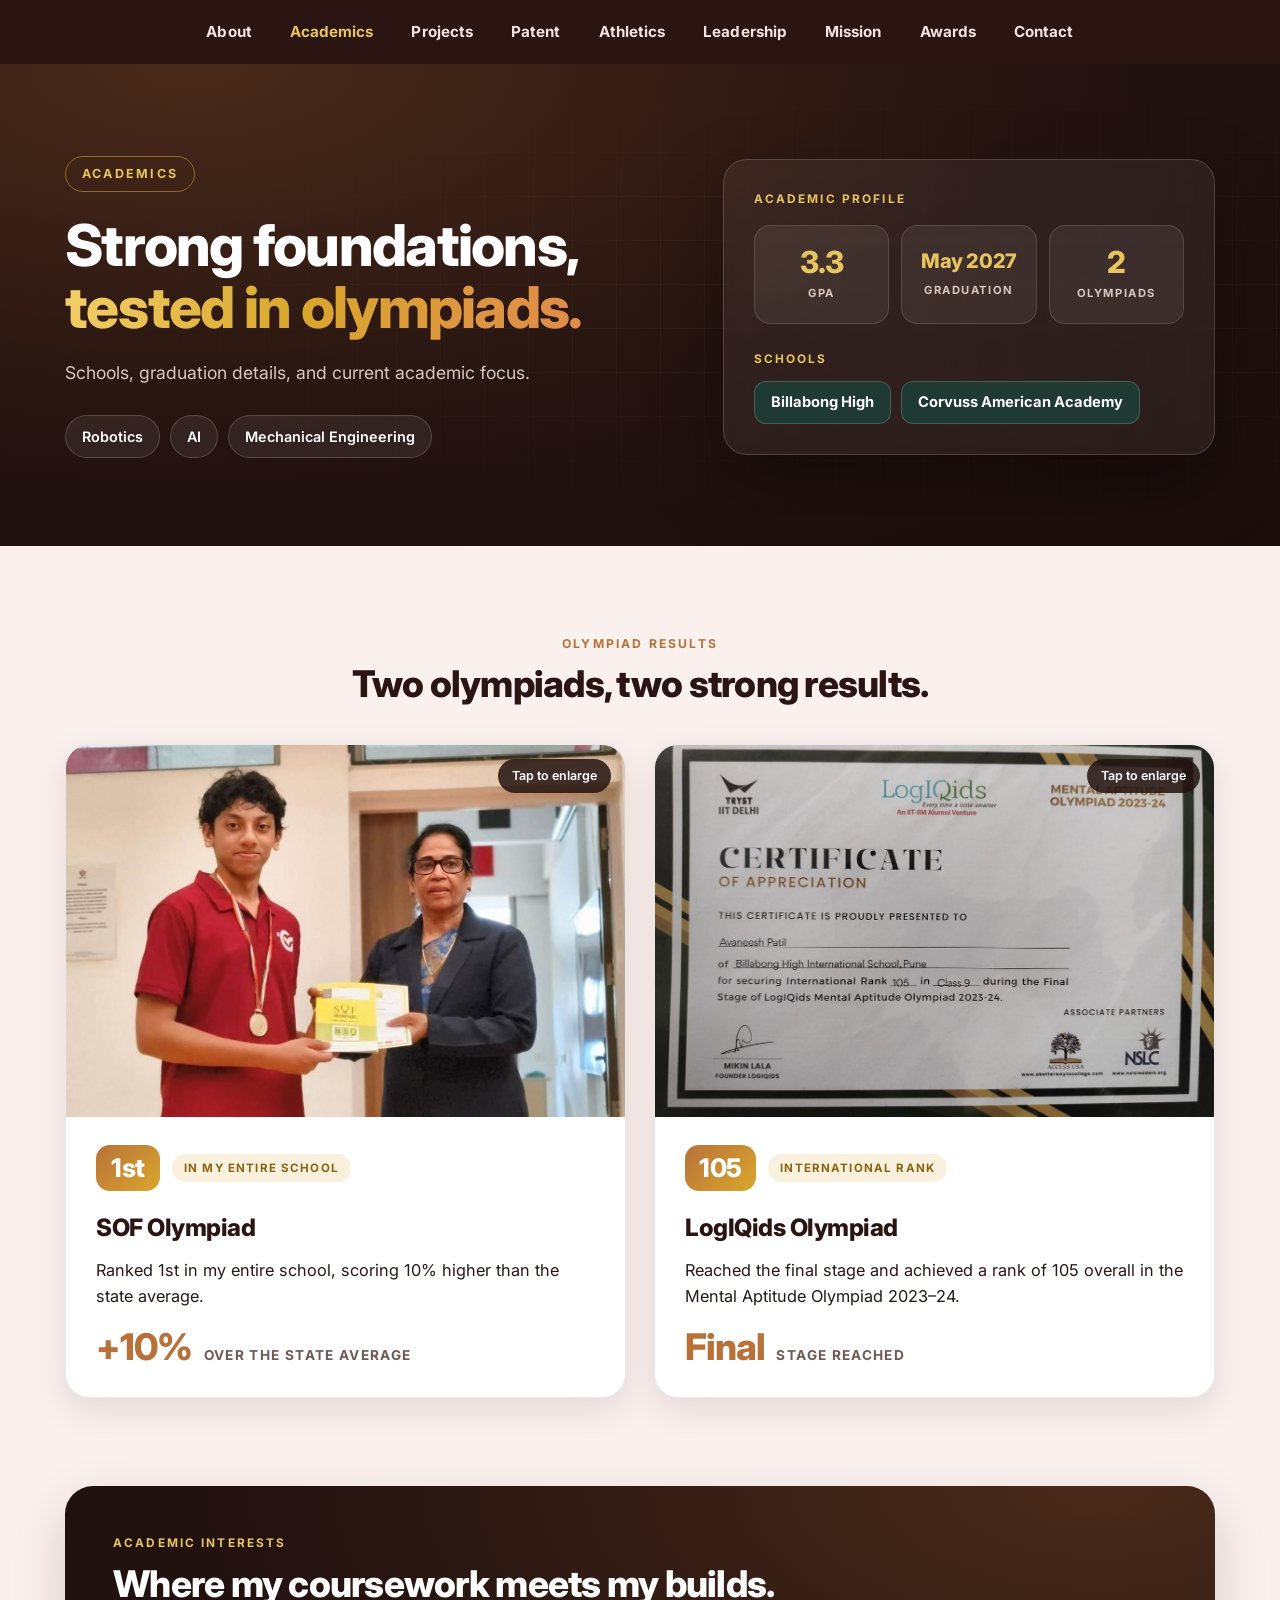
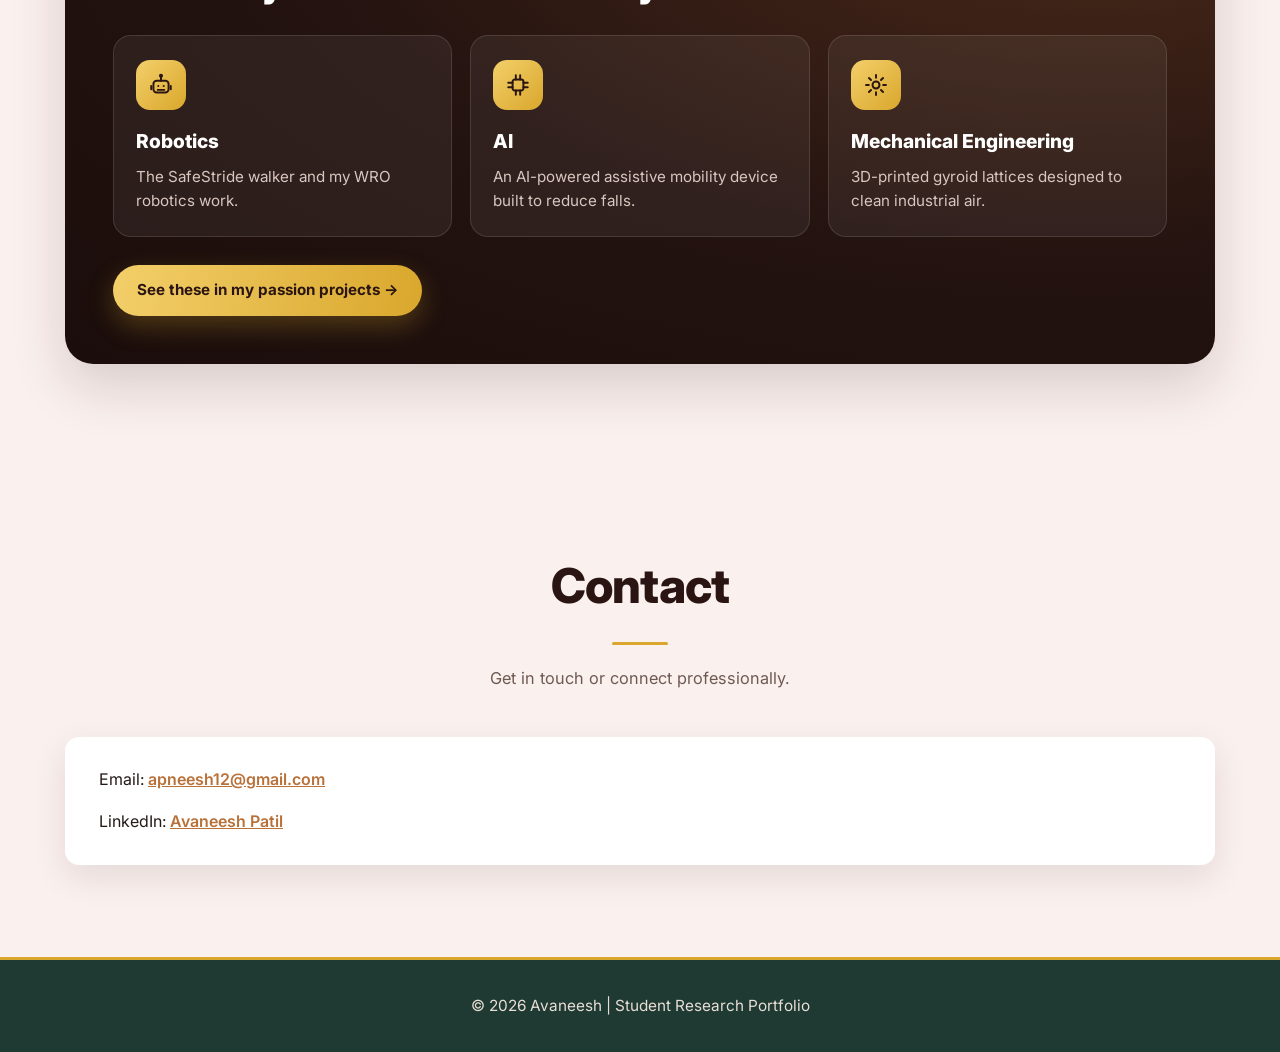
<file: academics.html>
<!DOCTYPE html>
<html lang="en">
<head>
<meta charset="utf-8">
<meta name="viewport" content="width=device-width, initial-scale=1">
<title>Avaneesh Patil — Academics</title>
<link rel="preconnect" href="https://fonts.googleapis.com">
<link rel="preconnect" href="https://fonts.gstatic.com" crossorigin>
<link rel="stylesheet" href="https://fonts.googleapis.com/css2?family=Inter:wght@400;500;600;700;800&display=swap">
<link rel="stylesheet" href="style.css">
</head>
<body>


<nav aria-label="Main navigation">
  <a href="index.html">About</a>
  <a href="academics.html" class="current" aria-current="page">Academics</a>
  <a href="projects.html">Projects</a>
  <a href="patent.html">Patent</a>
  <a href="athletics.html">Athletics</a>
  <a href="leadership.html">Leadership</a>
  <a href="mission.html">Mission</a>
  <a href="awards.html">Awards</a>
  <a href="contact.html">Contact</a>
</nav>

<section id="academics" class="acs">
  <div class="ac-hero">
    <div class="wrap ac-hero-grid">
      <div class="ac-hero-copy">
        <span class="ac-kicker">Academics</span>
        <h2>Strong foundations, <em>tested in olympiads.</em></h2>
        <p>Schools, graduation details, and current academic focus.</p>
        <div class="ac-chips"><span>Robotics</span><span>AI</span><span>Mechanical Engineering</span></div>
      </div>
      <div class="ac-profile">
        <span class="ac-eyebrow">Academic profile</span>
        <div class="ac-tiles">
          <div><b data-count="3.3" data-dec="1">3.3</b><span>GPA</span></div>
          <div><b>May 2027</b><span>Graduation</span></div>
          <div><b data-count="2">2</b><span>Olympiads</span></div>
        </div>
        <div class="ac-schools"><span class="ac-eyebrow">Schools</span><div><span>Billabong High</span><span>Corvuss American Academy</span></div></div>
      </div>
    </div>
  </div>

  <div class="ac-block">
    <div class="wrap">
      <div class="ac-head"><span class="ac-eyebrow-dark">Olympiad results</span><h3>Two olympiads, two strong results.</h3></div>
      <div class="ac-duo">
        <article class="ac-win ac-reveal">
          <figure class="ac-photo ac-zoom" tabindex="0" role="button" aria-label="Enlarge photo: receiving the SOF National Science Olympiad medal" data-cap="Receiving the SOF National Science Olympiad medal and certificate">
            <img src="[data-uri]" alt="Avaneesh in a maroon polo wearing his National Science Olympiad medal and receiving his certificate from a school administrator" loading="lazy">
            <figcaption>Tap to enlarge</figcaption>
          </figure>
          <div class="ac-win-body">
            <div class="ac-top"><b class="ac-rank">1st</b><span class="ac-tag">In my entire school</span></div>
            <h4>SOF Olympiad</h4>
            <p>Ranked 1st in my entire school, scoring 10% higher than the state average.</p>
            <div class="ac-stat"><b>+10%</b><span>over the state average</span></div>
          </div>
        </article>
        <article class="ac-win ac-reveal" style="--d:.12s">
          <figure class="ac-photo cert ac-zoom" tabindex="0" role="button" aria-label="Enlarge certificate: LogIQids Mental Aptitude Olympiad" data-cap="LogIQids Mental Aptitude Olympiad 2023&ndash;24 &middot; Certificate of Appreciation &middot; International Rank 105">
            <img src="[data-uri]" alt="LogIQids Mental Aptitude Olympiad 2023-24 Certificate of Appreciation awarded to Avaneesh Patil for International Rank 105 in Class 9" loading="lazy">
            <figcaption>Tap to enlarge</figcaption>
          </figure>
          <div class="ac-win-body">
            <div class="ac-top"><b class="ac-rank">105</b><span class="ac-tag">International rank</span></div>
            <h4>LogIQids Olympiad</h4>
            <p>Reached the final stage and achieved a rank of 105 overall in the Mental Aptitude Olympiad 2023&ndash;24.</p>
            <div class="ac-stat"><b>Final</b><span>stage reached</span></div>
          </div>
        </article>
      </div>
    </div>
  </div>

  <div class="ac-block ac-last">
    <div class="wrap">
      <div class="ac-focus ac-reveal">
        <div class="ac-focus-head"><span class="ac-eyebrow">Academic interests</span><h3>Where my coursework meets my builds.</h3></div>
        <div class="ac-focus-grid">
          <div class="ac-int"><div class="ac-ic"><svg viewBox="0 0 24 24" fill="none" stroke="currentColor" stroke-width="1.8" stroke-linecap="round" stroke-linejoin="round" aria-hidden="true"><rect x="5" y="8" width="14" height="11" rx="3"/><path d="M12 8V4M9.5 13h.01M14.5 13h.01M9 16.5h6M3 13v3M21 13v3"/><circle cx="12" cy="3.5" r="1"/></svg></div><h4>Robotics</h4><p>The SafeStride walker and my WRO robotics work.</p></div>
          <div class="ac-int"><div class="ac-ic"><svg viewBox="0 0 24 24" fill="none" stroke="currentColor" stroke-width="1.8" stroke-linecap="round" stroke-linejoin="round" aria-hidden="true"><rect x="7" y="7" width="10" height="10" rx="2"/><path d="M10 3v4M14 3v4M10 17v4M14 17v4M3 10h4M3 14h4M17 10h4M17 14h4"/></svg></div><h4>AI</h4><p>An AI-powered assistive mobility device built to reduce falls.</p></div>
          <div class="ac-int"><div class="ac-ic"><svg viewBox="0 0 24 24" fill="none" stroke="currentColor" stroke-width="1.8" stroke-linecap="round" stroke-linejoin="round" aria-hidden="true"><circle cx="12" cy="12" r="3.2"/><path d="M12 2.8v2.6M12 18.6v2.6M2.8 12h2.6M18.6 12h2.6M5.5 5.5l1.9 1.9M16.6 16.6l1.9 1.9M18.5 5.5l-1.9 1.9M7.4 16.6l-1.9 1.9"/></svg></div><h4>Mechanical Engineering</h4><p>3D-printed gyroid lattices designed to clean industrial air.</p></div>
        </div>
        <a class="ac-link" href="projects.html">See these in my passion projects &rarr;</a>
      </div>
    </div>
  </div>
</section>
<div class="pj-lb" id="ac-lb" hidden role="dialog" aria-modal="true" aria-label="Photo viewer"><button type="button" class="pj-lb-x" aria-label="Close">&times;</button><img alt=""><p></p></div>
<script>
(function(){
  document.documentElement.classList.add('ac-js');
  var els = document.querySelectorAll('.ac-reveal');
  if('IntersectionObserver' in window){
    var io = new IntersectionObserver(function(es){ es.forEach(function(e){ if(e.isIntersecting){ e.target.classList.add('in'); io.unobserve(e.target); } }); }, {threshold:.15});
    els.forEach(function(e){ io.observe(e); });
  } else { els.forEach(function(e){ e.classList.add('in'); }); }
  var lb = document.getElementById('ac-lb'), li = lb.querySelector('img'), lp = lb.querySelector('p');
  function open(f){ var im = f.querySelector('img'); li.src = im.src; li.alt = im.alt; lp.textContent = f.getAttribute('data-cap'); lb.hidden = false; document.body.style.overflow = 'hidden'; lb.querySelector('button').focus(); }
  function close(){ lb.hidden = true; document.body.style.overflow = ''; }
  document.querySelectorAll('.ac-zoom').forEach(function(f){
    f.addEventListener('click', function(){ open(f); });
    f.addEventListener('keydown', function(e){ if(e.key === 'Enter' || e.key === ' '){ e.preventDefault(); open(f); } });
  });
  lb.addEventListener('click', function(e){ if(e.target !== li) close(); });
  document.addEventListener('keydown', function(e){ if(e.key === 'Escape' && !lb.hidden) close(); });
})();
</script>

<section id="contact">
  <div class="wrap">
    <div class="head">
      <h2>Contact</h2>
      <div class="rule"></div>
      <p>Get in touch or connect professionally.</p>
    </div>
    <div class="card contact-card">
      <p class="kv">Email: <a href="mailto:apneesh12@gmail.com">apneesh12@gmail.com</a></p>
      <p class="kv">LinkedIn: <a href="https://www.linkedin.com/in/avaneesh-patil-3b68a23aa/" target="_blank" rel="noopener">Avaneesh Patil</a></p>
    </div>
  </div>
</section>

<footer>&copy; 2026 Avaneesh | Student Research Portfolio</footer>

<script src="script.js"></script>


</body>
</html>
</file>
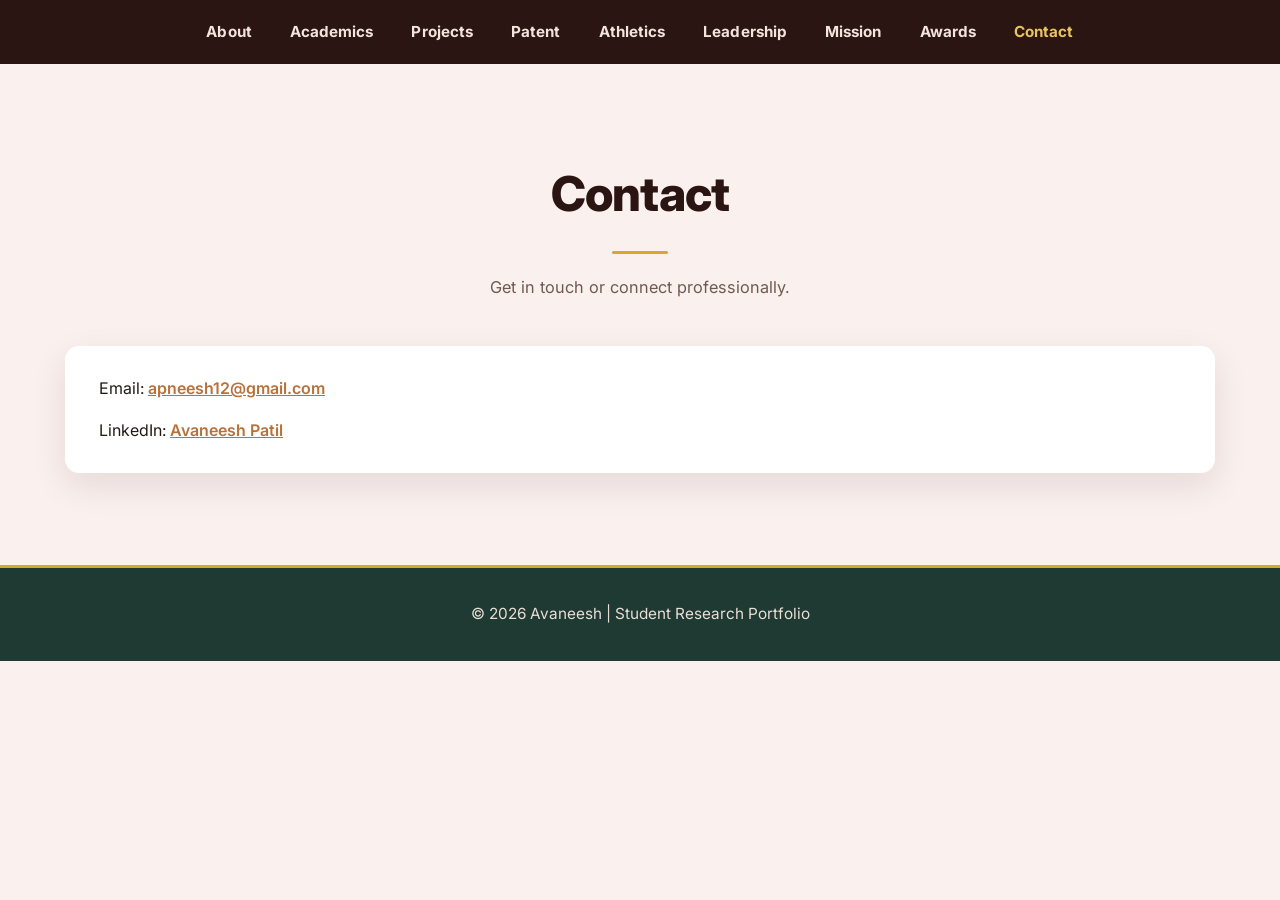
<file: contact.html>
<!DOCTYPE html>
<html lang="en">
<head>
<meta charset="utf-8">
<meta name="viewport" content="width=device-width, initial-scale=1">
<title>Avaneesh Patil — Contact</title>
<link rel="preconnect" href="https://fonts.googleapis.com">
<link rel="preconnect" href="https://fonts.gstatic.com" crossorigin>
<link rel="stylesheet" href="https://fonts.googleapis.com/css2?family=Inter:wght@400;500;600;700;800&display=swap">
<link rel="stylesheet" href="style.css">
</head>
<body>


<nav aria-label="Main navigation">
  <a href="index.html">About</a>
  <a href="academics.html">Academics</a>
  <a href="projects.html">Projects</a>
  <a href="patent.html">Patent</a>
  <a href="athletics.html">Athletics</a>
  <a href="leadership.html">Leadership</a>
  <a href="mission.html">Mission</a>
  <a href="awards.html">Awards</a>
  <a href="contact.html" class="current" aria-current="page">Contact</a>
</nav>

<section id="contact">
  <div class="wrap">
    <div class="head">
      <h2>Contact</h2>
      <div class="rule"></div>
      <p>Get in touch or connect professionally.</p>
    </div>
    <div class="card contact-card">
      <p class="kv">Email: <a href="mailto:apneesh12@gmail.com">apneesh12@gmail.com</a></p>
      <p class="kv">LinkedIn: <a href="https://www.linkedin.com/in/avaneesh-patil-3b68a23aa/" target="_blank" rel="noopener">Avaneesh Patil</a></p>
    </div>
  </div>
</section>

<footer>&copy; 2026 Avaneesh | Student Research Portfolio</footer>


</body>
</html>
</file>
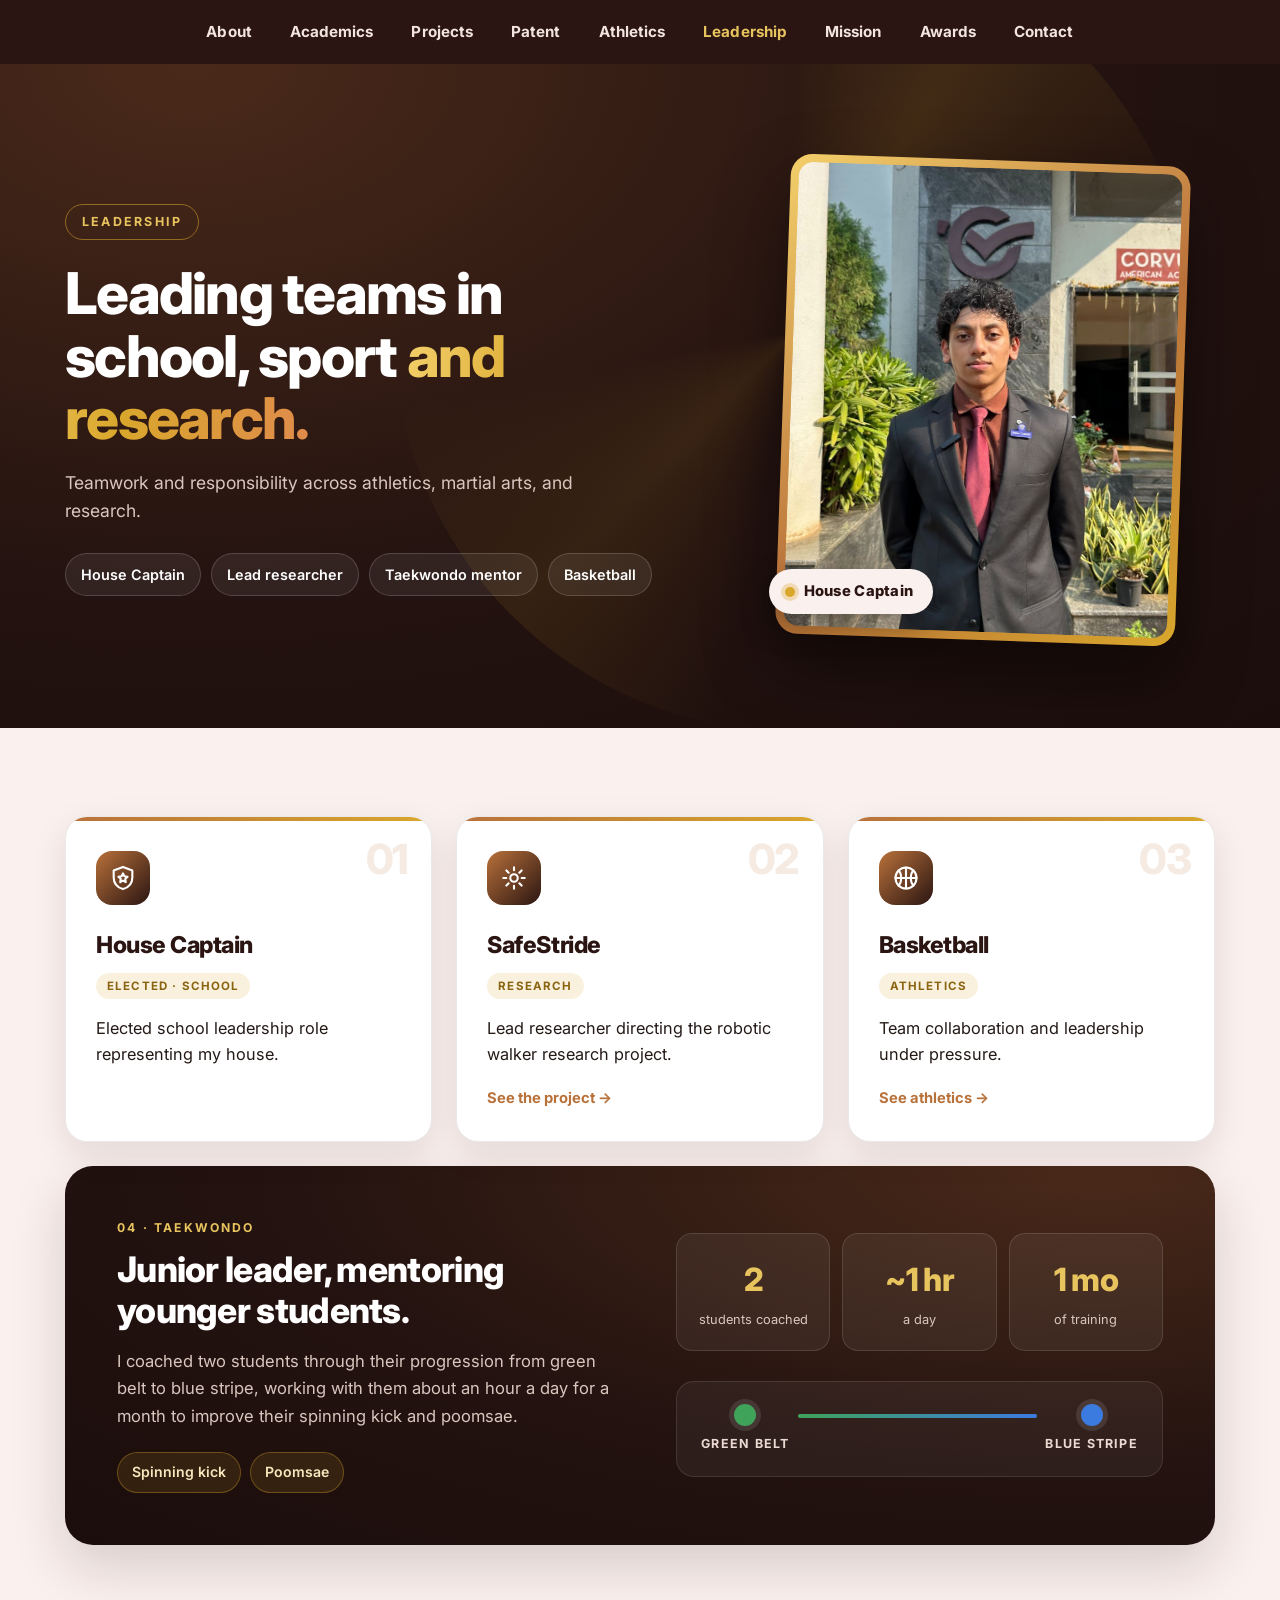
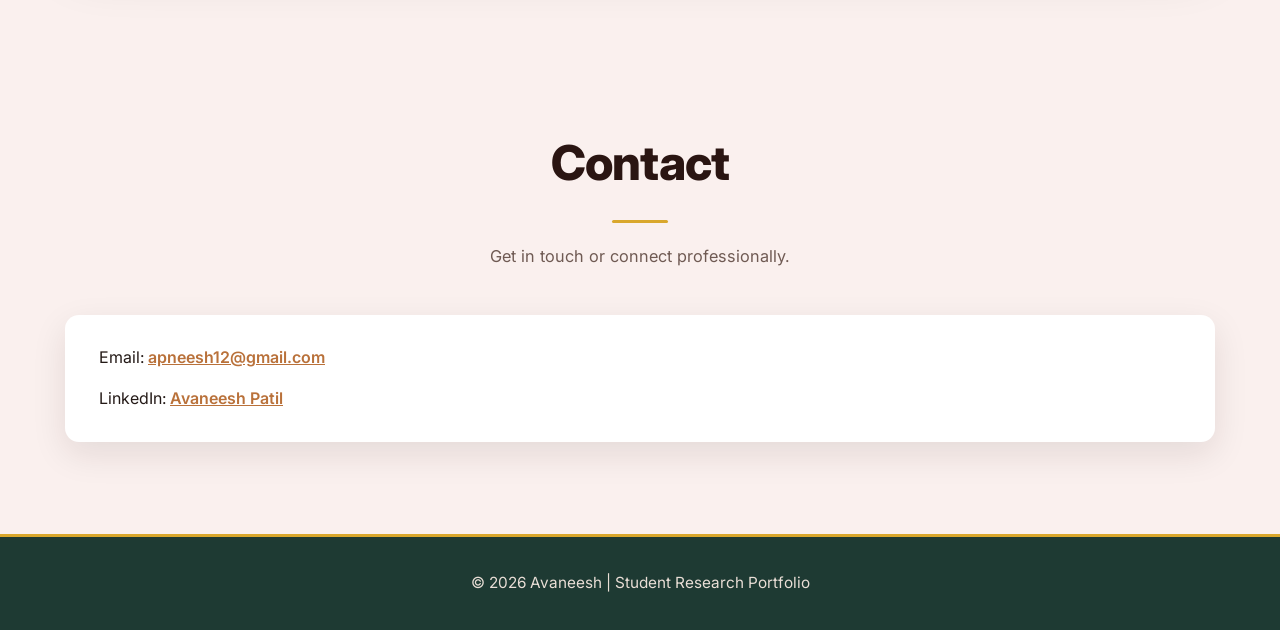
<file: leadership.html>
<!DOCTYPE html>
<html lang="en">
<head>
<meta charset="utf-8">
<meta name="viewport" content="width=device-width, initial-scale=1">
<title>Avaneesh Patil — Leadership</title>
<link rel="preconnect" href="https://fonts.googleapis.com">
<link rel="preconnect" href="https://fonts.gstatic.com" crossorigin>
<link rel="stylesheet" href="https://fonts.googleapis.com/css2?family=Inter:wght@400;500;600;700;800&display=swap">
<link rel="stylesheet" href="style.css">
</head>
<body>


<nav aria-label="Main navigation">
  <a href="index.html">About</a>
  <a href="academics.html">Academics</a>
  <a href="projects.html">Projects</a>
  <a href="patent.html">Patent</a>
  <a href="athletics.html">Athletics</a>
  <a href="leadership.html" class="current" aria-current="page">Leadership</a>
  <a href="mission.html">Mission</a>
  <a href="awards.html">Awards</a>
  <a href="contact.html">Contact</a>
</nav>

<section id="leadership" class="lds">
  <div class="ld-hero">
    <div class="wrap ld-hero-grid">
      <div class="ld-hero-copy">
        <span class="ld-kicker">Leadership</span>
        <h2>Leading teams in school, sport <em>and research.</em></h2>
        <p>Teamwork and responsibility across athletics, martial arts, and research.</p>
        <div class="ld-chips"><span>House Captain</span><span>Lead researcher</span><span>Taekwondo mentor</span><span>Basketball</span></div>
      </div>
      <figure class="ld-portrait">
        <div class="ld-frame"><img src="[data-uri]" alt="Avaneesh in a black suit and maroon tie with a House Captain badge, standing in front of his school entrance"></div>
        <figcaption><i></i>House Captain</figcaption>
      </figure>
    </div>
  </div>

  <div class="ld-block">
    <div class="wrap">
      <div class="ld-grid">
        <article class="ld-card ld-reveal">
          <span class="ld-num">01</span>
          <div class="ld-ic"><svg viewBox="0 0 24 24" fill="none" stroke="currentColor" stroke-width="1.8" stroke-linecap="round" stroke-linejoin="round" aria-hidden="true"><path d="M12 2.5l8 3v6c0 5-3.4 8.6-8 10-4.6-1.4-8-5-8-10v-6z"/><path d="M12 8l1.2 2.5 2.7.4-2 1.9.5 2.7-2.4-1.3-2.4 1.3.5-2.7-2-1.9 2.7-.4z"/></svg></div>
          <h3>House Captain</h3>
          <span class="ld-tag">Elected &middot; School</span>
          <p>Elected school leadership role representing my house.</p>
        </article>
        <article class="ld-card ld-reveal" style="--d:.1s">
          <span class="ld-num">02</span>
          <div class="ld-ic"><svg viewBox="0 0 24 24" fill="none" stroke="currentColor" stroke-width="1.8" stroke-linecap="round" stroke-linejoin="round" aria-hidden="true"><circle cx="12" cy="12" r="3.2"/><path d="M12 2.8v2.6M12 18.6v2.6M2.8 12h2.6M18.6 12h2.6M5.5 5.5l1.9 1.9M16.6 16.6l1.9 1.9M18.5 5.5l-1.9 1.9M7.4 16.6l-1.9 1.9"/></svg></div>
          <h3>SafeStride</h3>
          <span class="ld-tag">Research</span>
          <p>Lead researcher directing the robotic walker research project.</p>
          <a class="ld-more" href="projects.html">See the project &rarr;</a>
        </article>
        <article class="ld-card ld-reveal" style="--d:.2s">
          <span class="ld-num">03</span>
          <div class="ld-ic"><svg viewBox="0 0 24 24" fill="none" stroke="currentColor" stroke-width="1.8" stroke-linecap="round" stroke-linejoin="round" aria-hidden="true"><circle cx="12" cy="12" r="9"/><path d="M3 12h18M12 3v18M5.6 5.6c3 2.6 3 10.2 0 12.8M18.4 5.6c-3 2.6-3 10.2 0 12.8"/></svg></div>
          <h3>Basketball</h3>
          <span class="ld-tag">Athletics</span>
          <p>Team collaboration and leadership under pressure.</p>
          <a class="ld-more" href="athletics.html">See athletics &rarr;</a>
        </article>
      </div>
    </div>
  </div>

  <div class="ld-block ld-tkd">
    <div class="wrap">
      <div class="ld-tkd-in ld-reveal">
        <div class="ld-tkd-copy">
          <span class="ld-eyebrow">04 &middot; Taekwondo</span>
          <h3>Junior leader, mentoring younger students.</h3>
          <p>I coached two students through their progression from green belt to blue stripe, working with them about an hour a day for a month to improve their spinning kick and poomsae.</p>
          <div class="ld-focus"><span>Spinning kick</span><span>Poomsae</span></div>
        </div>
        <div class="ld-tkd-viz">
          <div class="ld-stats">
            <div><b>2</b><span>students coached</span></div>
            <div><b>~1 hr</b><span>a day</span></div>
            <div><b>1 mo</b><span>of training</span></div>
          </div>
          <div class="ld-belt" role="img" aria-label="Progression from green belt to blue stripe">
            <div class="ld-bnode"><i class="g"></i><span>Green belt</span></div>
            <div class="ld-bline"><span></span></div>
            <div class="ld-bnode"><i class="b"></i><span>Blue stripe</span></div>
          </div>
        </div>
      </div>
    </div>
  </div>
</section>
<script>
(function(){
  document.documentElement.classList.add('ld-js');
  var els = document.querySelectorAll('.ld-reveal');
  if('IntersectionObserver' in window){
    var io = new IntersectionObserver(function(es){ es.forEach(function(e){ if(e.isIntersecting){ e.target.classList.add('in'); io.unobserve(e.target); } }); }, {threshold:.15});
    els.forEach(function(e){ io.observe(e); });
  } else { els.forEach(function(e){ e.classList.add('in'); }); }
})();
</script>

<section id="contact">
  <div class="wrap">
    <div class="head">
      <h2>Contact</h2>
      <div class="rule"></div>
      <p>Get in touch or connect professionally.</p>
    </div>
    <div class="card contact-card">
      <p class="kv">Email: <a href="mailto:apneesh12@gmail.com">apneesh12@gmail.com</a></p>
      <p class="kv">LinkedIn: <a href="https://www.linkedin.com/in/avaneesh-patil-3b68a23aa/" target="_blank" rel="noopener">Avaneesh Patil</a></p>
    </div>
  </div>
</section>

<footer>&copy; 2026 Avaneesh | Student Research Portfolio</footer>


</body>
</html>
</file>
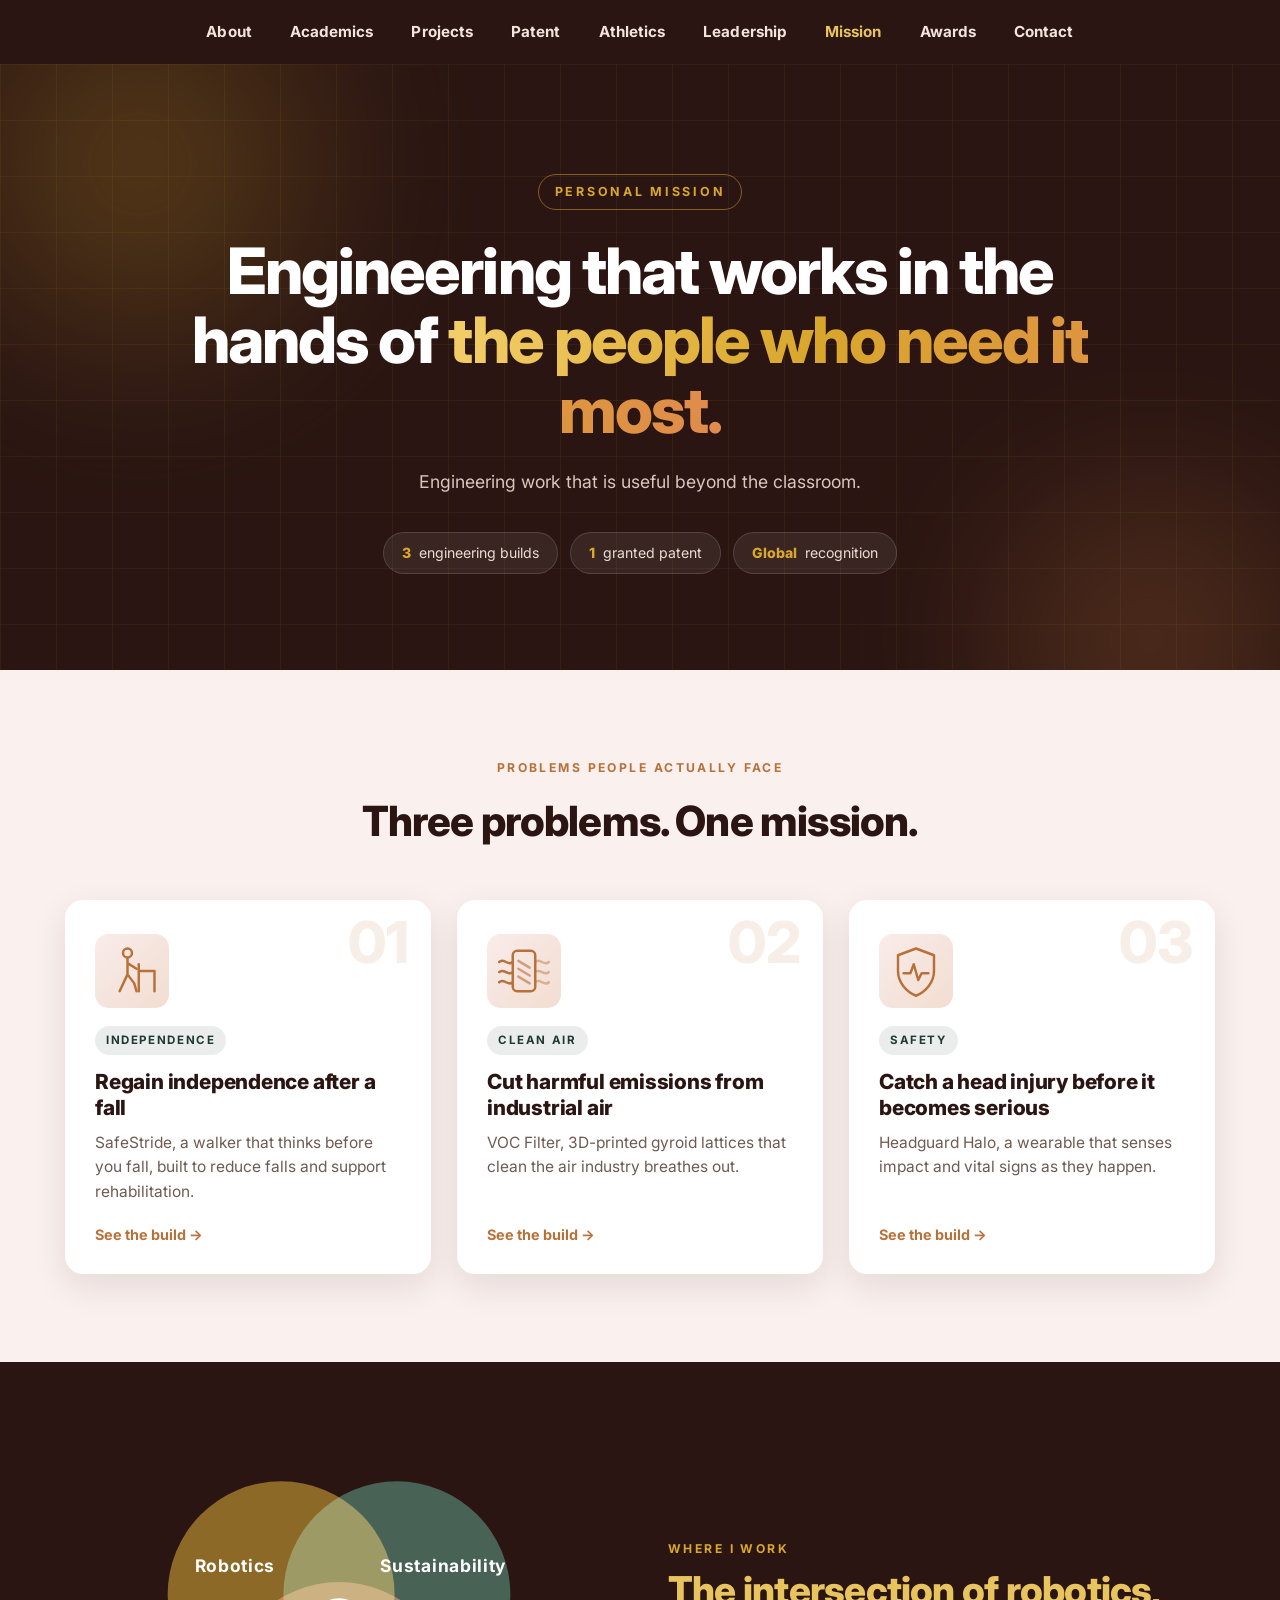
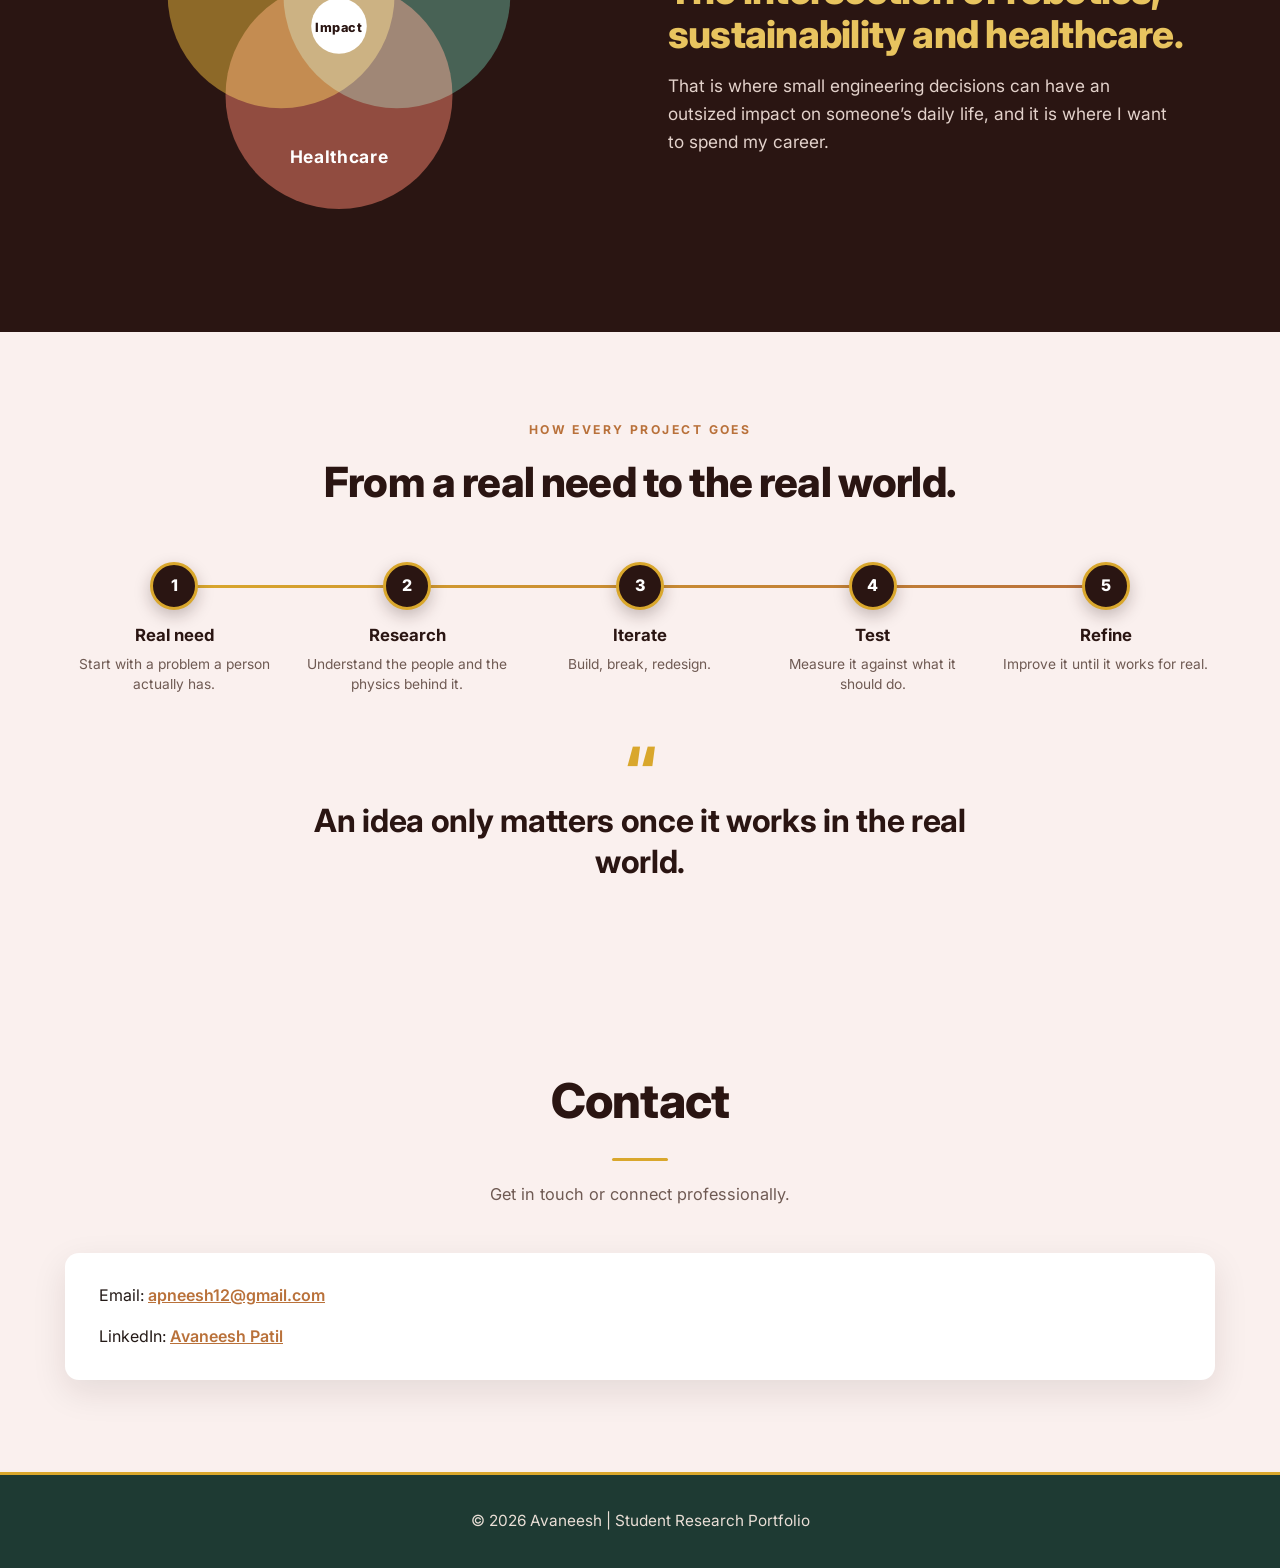
<file: mission.html>
<!DOCTYPE html>
<html lang="en">
<head>
<meta charset="utf-8">
<meta name="viewport" content="width=device-width, initial-scale=1">
<title>Avaneesh Patil — Mission</title>
<link rel="preconnect" href="https://fonts.googleapis.com">
<link rel="preconnect" href="https://fonts.gstatic.com" crossorigin>
<link rel="stylesheet" href="https://fonts.googleapis.com/css2?family=Inter:wght@400;500;600;700;800&display=swap">
<link rel="stylesheet" href="style.css">
</head>
<body>


<nav aria-label="Main navigation">
  <a href="index.html">About</a>
  <a href="academics.html">Academics</a>
  <a href="projects.html">Projects</a>
  <a href="patent.html">Patent</a>
  <a href="athletics.html">Athletics</a>
  <a href="leadership.html">Leadership</a>
  <a href="mission.html" class="current" aria-current="page">Mission</a>
  <a href="awards.html">Awards</a>
  <a href="contact.html">Contact</a>
</nav>

<section id="mission" class="ms">
  <div class="ms-hero">
    <div class="ms-glow g1"></div><div class="ms-glow g2"></div>
    <div class="wrap ms-hero-in">
      <span class="ms-kicker">Personal Mission</span>
      <h2 class="ms-title">Engineering that works in the hands of <em>the people who need it most.</em></h2>
      <p class="ms-sub">Engineering work that is useful beyond the classroom.</p>
      <div class="ms-chips">
        <span><b>3</b> engineering builds</span>
        <span><b>1</b> granted patent</span>
        <span><b>Global</b> recognition</span>
      </div>
    </div>
  </div>

  <div class="ms-block">
    <div class="wrap">
      <div class="ms-head ms-reveal">
        <span class="ms-eyebrow">Problems people actually face</span>
        <h3>Three problems. One mission.</h3>
      </div>
      <div class="ms-cards">
        <a class="ms-card ms-reveal" href="projects.html" style="--d:0s">
          <span class="ms-num">01</span>
          <svg class="ms-ico" viewBox="0 0 48 48" fill="none" stroke="currentColor" stroke-width="2.2" stroke-linecap="round" stroke-linejoin="round" aria-hidden="true"><circle cx="20" cy="8" r="4"/><path d="M20 13v14M20 27l-7 15M20 27l6 8 2 7M20 17l8 5"/><path d="M30 18v24M30 24h14M44 24v18"/></svg>
          <span class="ms-tag">Independence</span>
          <h4>Regain independence after a fall</h4>
          <p>SafeStride, a walker that thinks before you fall, built to reduce falls and support rehabilitation.</p>
          <span class="ms-go">See the build &rarr;</span>
        </a>
        <a class="ms-card ms-reveal" href="projects.html" style="--d:.12s">
          <span class="ms-num">02</span>
          <svg class="ms-ico" viewBox="0 0 48 48" fill="none" stroke="currentColor" stroke-width="2.2" stroke-linecap="round" stroke-linejoin="round" aria-hidden="true"><rect x="14" y="6" width="20" height="36" rx="4"/><path d="M2 16c4-4 8 4 12 0M2 25c4-4 8 4 12 0M2 34c4-4 8 4 12 0"/><path d="M34 16c4-4 8 4 12 0M34 25c4-4 8 4 12 0M34 34c4-4 8 4 12 0" opacity=".45"/><path d="M19 15l10 6M19 22l10 6M19 29l10 6" opacity=".6"/></svg>
          <span class="ms-tag">Clean air</span>
          <h4>Cut harmful emissions from industrial air</h4>
          <p>VOC Filter, 3D-printed gyroid lattices that clean the air industry breathes out.</p>
          <span class="ms-go">See the build &rarr;</span>
        </a>
        <a class="ms-card ms-reveal" href="projects.html" style="--d:.24s">
          <span class="ms-num">03</span>
          <svg class="ms-ico" viewBox="0 0 48 48" fill="none" stroke="currentColor" stroke-width="2.2" stroke-linecap="round" stroke-linejoin="round" aria-hidden="true"><path d="M24 4l16 6v14c0 10-7 18-16 22C15 42 8 34 8 24V10z"/><path d="M13 26h6l3-8 4 14 3-6h6"/></svg>
          <span class="ms-tag">Safety</span>
          <h4>Catch a head injury before it becomes serious</h4>
          <p>Headguard Halo, a wearable that senses impact and vital signs as they happen.</p>
          <span class="ms-go">See the build &rarr;</span>
        </a>
      </div>
    </div>
  </div>

  <div class="ms-block ms-dark">
    <div class="wrap ms-split">
      <svg class="ms-venn ms-reveal" viewBox="0 0 380 340" role="img" aria-label="Robotics, sustainability and healthcare overlap in one place: outsized impact on someone's daily life">
        <circle class="v1" cx="140" cy="125" r="98"/><circle class="v2" cx="240" cy="125" r="98"/><circle class="v3" cx="190" cy="212" r="98"/>
        <text x="100" y="105" text-anchor="middle">Robotics</text>
        <text x="280" y="105" text-anchor="middle">Sustainability</text>
        <text x="190" y="270" text-anchor="middle">Healthcare</text>
        <circle class="vc" cx="190" cy="152" r="24"/>
        <text class="vt" x="190" y="157" text-anchor="middle">Impact</text>
      </svg>
      <div class="ms-copy ms-reveal" style="--d:.1s">
        <span class="ms-eyebrow">Where I work</span>
        <h3>The intersection of robotics, sustainability and healthcare.</h3>
        <p>That is where small engineering decisions can have an outsized impact on someone&rsquo;s daily life, and it is where I want to spend my career.</p>
      </div>
    </div>
  </div>

  <div class="ms-block">
    <div class="wrap">
      <div class="ms-head ms-reveal">
        <span class="ms-eyebrow">How every project goes</span>
        <h3>From a real need to the real world.</h3>
      </div>
      <ol class="ms-steps ms-reveal">
        <li><span class="dot">1</span><b>Real need</b><span>Start with a problem a person actually has.</span></li>
        <li><span class="dot">2</span><b>Research</b><span>Understand the people and the physics behind it.</span></li>
        <li><span class="dot">3</span><b>Iterate</b><span>Build, break, redesign.</span></li>
        <li><span class="dot">4</span><b>Test</b><span>Measure it against what it should do.</span></li>
        <li><span class="dot">5</span><b>Refine</b><span>Improve it until it works for real.</span></li>
      </ol>
      <blockquote class="ms-quote ms-reveal">An idea only matters once it works in the real world.</blockquote>
    </div>
  </div>
</section>
<script>
(function(){
  var root = document.documentElement; root.classList.add('ms-js');
  var els = document.querySelectorAll('.ms-reveal');
  if(!('IntersectionObserver' in window)){ els.forEach(function(e){ e.classList.add('in'); }); return; }
  var io = new IntersectionObserver(function(es){ es.forEach(function(e){ if(e.isIntersecting){ e.target.classList.add('in'); io.unobserve(e.target); } }); }, {threshold:.15});
  els.forEach(function(e){ io.observe(e); });
})();
</script>


<section id="contact">
  <div class="wrap">
    <div class="head">
      <h2>Contact</h2>
      <div class="rule"></div>
      <p>Get in touch or connect professionally.</p>
    </div>
    <div class="card contact-card">
      <p class="kv">Email: <a href="mailto:apneesh12@gmail.com">apneesh12@gmail.com</a></p>
      <p class="kv">LinkedIn: <a href="https://www.linkedin.com/in/avaneesh-patil-3b68a23aa/" target="_blank" rel="noopener">Avaneesh Patil</a></p>
    </div>
  </div>
</section>

<footer>&copy; 2026 Avaneesh | Student Research Portfolio</footer>


</body>
</html>
</file>
<file: style.css>
:root{
    --cream:#faf0ee;
    --blush-a:#f9eceb;
    --blush-b:#f2ddd0;
    --peach:#f0d9c8;
    --espresso:#2a1512;
    --espresso-2:#3a211c;
    --forest:#1e3a33;
    --cognac:#b9713a;
    --cognac-2:#c98a4a;
    --gold:#d9a72c;
    --gold-2:#e8c45f;
    --ink:#241a17;
    --muted:#6f5a53;
    --white:#fff;
    --shadow:0 12px 34px rgba(42,21,18,.10);
    --shadow-lg:0 22px 54px rgba(42,21,18,.16);
  }
  *{box-sizing:border-box;}
  html{scroll-behavior:smooth;}
  body{
    margin:0;
    font-family:'Inter',ui-sans-serif,system-ui,-apple-system,sans-serif;
    color:var(--ink);
    background:var(--cream);
    -webkit-font-smoothing:antialiased;
    line-height:1.6;
  }
  a{color:inherit;}
  .wrap{width:min(1150px,100% - 48px);margin:0 auto;}

  /* ---------- nav ---------- */
  nav{
    position:sticky;top:0;z-index:50;
    background:var(--espresso);
    display:flex;justify-content:center;flex-wrap:wrap;
    gap:8px 38px;
    padding:20px 24px;
  }
  nav a{
    color:#f3e4de;text-decoration:none;font-weight:700;font-size:.95rem;
    letter-spacing:.005em;transition:color .18s ease;
  }
  nav a:hover,nav a:focus-visible{color:var(--gold-2);outline:none;}

  /* ---------- hero ---------- */
  .hero{
    background:linear-gradient(135deg,var(--blush-a) 0%,var(--blush-b) 100%);
    padding:96px 0 104px;
  }
  .hero-grid{display:grid;grid-template-columns:minmax(0,1fr) minmax(320px,.95fr);gap:64px;align-items:center;}
  .eyebrow{
    display:inline-block;font-size:.8rem;font-weight:800;letter-spacing:.14em;
    text-transform:uppercase;color:var(--cognac);
    padding-bottom:12px;border-bottom:2px solid var(--gold);margin-bottom:26px;
  }
  h1.name{
    margin:0 0 14px;font-size:clamp(3rem,6.4vw,5rem);line-height:1.02;
    font-weight:800;letter-spacing:-.025em;color:var(--espresso);
  }
  .tagline{margin:0 0 22px;font-size:clamp(1.35rem,2.6vw,2rem);font-weight:600;line-height:1.24;color:var(--cognac);}
  .lede{margin:0 0 34px;max-width:34rem;font-size:1.05rem;color:#4a3a34;}
  .actions{display:flex;flex-wrap:wrap;gap:16px;}
  .btn{
    display:inline-flex;align-items:center;justify-content:center;
    border-radius:999px;padding:15px 30px;font-weight:700;font-size:1rem;
    text-decoration:none;transition:transform .16s ease,box-shadow .16s ease;
  }
  .btn:hover{transform:translateY(-2px);}
  .btn-primary{background:linear-gradient(120deg,var(--cognac) 0%,var(--gold) 140%);color:#fff;box-shadow:0 12px 26px rgba(185,113,58,.34);}
  .btn-secondary{border:2px solid var(--forest);color:var(--forest);background:transparent;}
  .btn-secondary:hover{background:var(--forest);color:#fff;}

  .hero-card{
    position:relative;border-radius:22px;padding:22px;
    background:linear-gradient(158deg,var(--forest) 0%,#5c5a3a 52%,#c0913f 100%);
    box-shadow:var(--shadow-lg);
  }
  .hero-card-inner{border:1px solid rgba(255,255,255,.28);border-radius:16px;padding:18px;}
  .photo{
    display:block;width:100%;height:auto;aspect-ratio:764/736;object-fit:cover;
    border-radius:11px;border:1px solid rgba(255,255,255,.35);
    box-shadow:0 14px 32px rgba(0,0,0,.30);
  }
  .photo-cap{
    margin:16px 0 4px;text-align:center;color:#fdf3dd;
    font-size:.74rem;font-weight:700;letter-spacing:.12em;text-transform:uppercase;
  }
  .focus-list{margin:22px 0 4px;display:grid;gap:18px;}
  .focus h3{margin:0 0 4px;font-size:1.05rem;font-weight:800;letter-spacing:.06em;text-transform:uppercase;color:#fff;text-align:center;}
  .focus p{margin:0;font-size:.9rem;color:rgba(255,255,255,.88);text-align:center;}

  /* ---------- stats band ---------- */
  .stats{background:var(--espresso);padding:60px 0;}
  .stats-grid{display:grid;grid-template-columns:repeat(5,1fr);gap:32px;}
  .stat{background:var(--espresso-2);border-radius:12px;padding:30px 18px;text-align:center;}
  .stat b{display:block;font-size:2.3rem;font-weight:800;color:var(--gold-2);line-height:1.1;letter-spacing:-.01em;}
  .stat span{display:block;margin-top:10px;font-size:.78rem;font-weight:500;letter-spacing:.09em;text-transform:uppercase;color:#e7d6cf;line-height:1.5;}

  /* ---------- sections ---------- */
  section{padding:92px 0;}
  section.tint{background:linear-gradient(135deg,var(--blush-a) 0%,var(--blush-b) 100%);}
  section.peach{background:linear-gradient(135deg,var(--blush-b) 0%,var(--peach) 100%);}
  section.dark{background:var(--espresso);}
  .head{text-align:center;margin-bottom:46px;}
  .head h2{margin:0;font-size:clamp(2.1rem,4vw,3rem);font-weight:800;letter-spacing:-.02em;color:var(--espresso);}
  .rule{width:56px;height:3px;border-radius:2px;background:var(--gold);margin:18px auto 20px;}
  .head p{margin:0;color:var(--muted);font-size:1.02rem;}
  section.dark .head h2{color:var(--gold-2);}
  section.dark .head p{color:#d9c6bf;}

  .card{background:var(--white);border-radius:14px;box-shadow:var(--shadow);padding:30px 34px;}
  .card p{margin:0 0 16px;}
  .card p:last-child{margin-bottom:0;}
  .card.accent{border-left:6px solid;border-image:linear-gradient(180deg,var(--gold),var(--cognac)) 1;}
  .kv{margin:0 0 12px;}
  .kv:last-child{margin-bottom:0;}
  .kv b{color:var(--espresso);font-weight:700;}

  /* ---------- projects ---------- */
  .projects{display:grid;grid-template-columns:repeat(3,1fr);gap:30px;align-items:stretch;}
  .proj{background:var(--white);border-radius:14px;box-shadow:var(--shadow);overflow:hidden;display:flex;flex-direction:column;height:100%;}
  .proj-head{background:linear-gradient(120deg,var(--cognac) 0%,var(--gold) 150%);padding:22px 24px;min-height:92px;display:flex;align-items:center;}
  .proj-head h3{margin:0;color:#fff;font-size:1.22rem;font-weight:800;line-height:1.24;}
  .proj-media{position:relative;height:200px;display:flex;align-items:center;justify-content:center;overflow:hidden;background:linear-gradient(160deg,#2a1512 0%,#6b3f22 55%,#c98a4a 150%);}
  .proj-media img{max-width:100%;max-height:100%;width:auto;height:auto;object-fit:contain;}
  .proj-badge{position:absolute;top:12px;left:12px;background:rgba(250,240,238,.94);color:var(--cognac);font-size:.66rem;font-weight:800;letter-spacing:.09em;text-transform:uppercase;padding:6px 12px;border-radius:999px;}
  .proj-body{padding:24px;display:flex;flex-direction:column;gap:14px;flex:1;}
  .proj-body>p{margin:0;}
  .proj-body .note{font-size:.88rem;color:var(--muted);}
  .tags{display:flex;flex-wrap:wrap;gap:9px;}
  .tag{background:#f7e3d6;color:var(--cognac);font-size:.82rem;font-weight:700;padding:8px 15px;border-radius:999px;}
  .paper{
    margin-top:auto;align-self:flex-start;background:var(--forest);color:#fff;
    text-decoration:none;font-weight:700;font-size:.92rem;padding:13px 22px;border-radius:999px;
    transition:transform .16s ease,background .16s ease;
  }
  .paper:hover{transform:translateY(-2px);background:#25493f;}

  /* ---------- interests ---------- */
  .interests{display:grid;grid-template-columns:repeat(3,1fr);gap:22px;}
  .interest{background:#fbe9e0;color:var(--cognac);font-weight:700;padding:14px 20px;border-radius:10px;}

  /* ---------- awards ---------- */
  .awards{display:grid;gap:18px;max-width:1050px;margin:0 auto;}
  .award{
    background:var(--espresso-2);border-left:4px solid var(--gold);border-radius:8px;
    padding:16px 22px;color:#f3e4de;font-size:1.02rem;
  }
  .award i{font-style:normal;color:var(--gold-2);margin-right:10px;}

  /* ---------- contact / footer ---------- */
  .contact-card a{color:var(--cognac);font-weight:600;}
  footer{background:var(--forest);border-top:3px solid var(--gold);padding:34px 0;text-align:center;color:#e9ded6;font-size:.96rem;}

  /* ---------- responsive ---------- */
  .patent-grid{display:grid;grid-template-columns:minmax(240px,360px) 1fr;gap:38px;align-items:center;}
  .patent-photo{width:100%;display:block;border-radius:10px;border:1px solid rgba(42,21,18,.12);box-shadow:var(--shadow-lg);}
  .patent-copy p{margin:0 0 16px;}
  .patent-note{font-size:.86rem;color:var(--muted);margin-top:18px !important;}

  .academics-carousel{position:relative;}
  .carousel-viewport{position:relative;border-radius:10px;overflow:hidden;}
  .carousel-slide{display:none;}
  .carousel-slide.active{display:block;}
  .carousel-slide .patent-photo{margin:0;}
  .carousel-btn{position:absolute;top:50%;transform:translateY(-50%);width:38px;height:38px;border-radius:50%;border:none;background:rgba(42,21,18,.55);color:#fff;font-size:1rem;line-height:1;cursor:pointer;display:flex;align-items:center;justify-content:center;transition:background .15s ease,transform .15s ease;}
  .carousel-btn:hover{background:var(--cognac);}
  .carousel-btn.prev{left:12px;}
  .carousel-btn.next{right:12px;}
  .carousel-dots{display:flex;justify-content:center;gap:9px;margin-top:14px;}
  .carousel-dots .dot{width:9px;height:9px;border-radius:50%;background:#e7d3ca;cursor:pointer;transition:background .15s ease;}
  .carousel-dots .dot.active{background:var(--cognac);}
  .athletics-grid{display:grid;grid-template-columns:1fr minmax(260px,340px);gap:38px;align-items:center;}
  .carousel-slide.active{display:flex;align-items:center;justify-content:center;}
  .carousel-photo{display:block;margin:0 auto;max-width:100%;max-height:520px;width:auto;border-radius:10px;border:1px solid rgba(42,21,18,.12);box-shadow:var(--shadow-lg);}
  .athletics-carousel .carousel-viewport{background:#f3e6de;}
  .athletics-results{margin:0 0 16px;padding-left:1.2em;color:var(--muted);font-size:.92rem;}
  .athletics-results li{margin-bottom:4px;}

  @media (max-width:1000px){
    .hero-grid{grid-template-columns:1fr;gap:48px;}
    .patent-grid{grid-template-columns:1fr;}
    .athletics-grid{grid-template-columns:1fr;}
    .patent-photo{max-width:420px;margin:0 auto;}
    .hero-card{max-width:560px;margin:0 auto;}
    .stats-grid{grid-template-columns:repeat(auto-fit,minmax(150px,1fr));gap:20px;}
    .projects{grid-template-columns:1fr;}
    .interests{grid-template-columns:1fr;}
  }
  @media (max-width:620px){
    nav{gap:8px 20px;padding:16px 14px;}
    nav a{font-size:.86rem;}
    .hero{padding:60px 0 68px;}
    section{padding:64px 0;}
    .card{padding:24px 22px;}
    .actions .btn{flex:1 1 100%;}
  }
  @media (prefers-reduced-motion:reduce){
    html{scroll-behavior:auto;}
    *{transition:none!important;}
  }

  nav a.current{color:var(--gold-2);}

  /* ---------- hero background: slow meshing gears + blueprint grid ---------- */
  .hero{position:relative;overflow:hidden;}
  .hero::before{content:"";position:absolute;inset:0;pointer-events:none;
    background-image:linear-gradient(rgba(185,113,58,.07) 1px,transparent 1px),linear-gradient(90deg,rgba(185,113,58,.07) 1px,transparent 1px);
    background-size:44px 44px;
    -webkit-mask-image:radial-gradient(ellipse at 50% 50%,#000 30%,transparent 78%);mask-image:radial-gradient(ellipse at 50% 50%,#000 30%,transparent 78%);}
  .hero-gears{position:absolute;inset:0;width:100%;height:100%;pointer-events:none;}
  .hero-gears .gear{fill:rgba(185,113,58,.07);stroke:rgba(185,113,58,.22);stroke-width:1.5;stroke-linejoin:round;transform-box:fill-box;transform-origin:center;}
  .hero-gears .gear circle{fill:none;} .hero-gears .gear line{stroke-width:1.5;}
  .hero-gears .cw-slow{animation:gear-cw 90s linear infinite;}
  .hero-gears .ccw-fast{animation:gear-ccw 45s linear infinite;}
  .hero-gears .ccw-mid{animation:gear-ccw 68s linear infinite;}
  .hero-gears .cw-fast{animation:gear-cw 45s linear infinite;}
  .hero .hero-grid{position:relative;z-index:1;}
  @keyframes gear-cw{to{transform:rotate(360deg);}}
  @keyframes gear-ccw{to{transform:rotate(-360deg);}}
  @media (prefers-reduced-motion:reduce){.hero-gears .gear{animation:none!important;}}

    /* ---------- home: full-screen interactive web ---------- */
  .web-sec,#about{scroll-margin-top:64px;}
  .web-sec{position:relative;display:flex;flex-direction:column;min-height:calc(100svh - 64px);padding:0;overflow:hidden;
    background:radial-gradient(ellipse at 50% 42%,#4a2a1f 0%,var(--espresso) 72%);}
  .web-sec::before{content:"";position:absolute;inset:0;pointer-events:none;background-image:linear-gradient(rgba(233,196,95,.05) 1px,transparent 1px),linear-gradient(90deg,rgba(233,196,95,.05) 1px,transparent 1px);background-size:44px 44px;}
  .web-top{position:relative;margin:0;padding:22px 24px 0;text-align:center;font-size:.76rem;font-weight:800;letter-spacing:.16em;text-transform:uppercase;color:var(--gold-2);}
  .web-stage{position:relative;flex:1;min-height:600px;}
  #work-web{position:absolute;inset:0;width:100%;height:100%;display:block;}
  .web-sec.narrow .web-stage{flex:none;min-height:0;}
  .web-sec.narrow #work-web{position:static;height:auto;aspect-ratio:3/5;}
  .web-edge{stroke:rgba(232,196,95,.45);stroke-width:1.6;stroke-dasharray:3 9;stroke-linecap:round;animation:web-flow 3.4s linear infinite;}
  .web-edge.leaf{stroke:rgba(201,138,74,.55);stroke-width:1.3;}
  @keyframes web-flow{to{stroke-dashoffset:-24;}}
  .web-node{cursor:pointer;outline:none;}
  .web-node .float{animation:web-float 6s ease-in-out infinite alternate;}
  @keyframes web-float{from{transform:translateY(-3px);}to{transform:translateY(3px);}}
  .web-node .halo{fill:rgba(232,196,95,.14);transition:r .2s ease,fill .2s ease;}
  .web-node .dot{fill:var(--gold-2);stroke:#fdf3dd;stroke-width:2;transition:fill .2s ease;}
  .web-node.leaf .dot{fill:var(--cognac-2);stroke:#fdf3dd;stroke-width:1.5;}
  .web-node text{fill:#f3e4de;font-weight:700;letter-spacing:.01em;pointer-events:none;font-family:inherit;}
  .web-node.leaf text{font-weight:500;fill:#e7d6cf;}
  .web-node:hover .halo,.web-node:focus-visible .halo,.web-node.on .halo{fill:rgba(232,196,95,.34);}
  .web-node:hover .dot,.web-node:focus-visible .dot,.web-node.on .dot{fill:#fff;}
  .web-node:focus-visible text,.web-node.on text{fill:#fff;}
  .web-core .core-dot{fill:var(--gold);stroke:#fdf3dd;stroke-width:2.5;}
  .web-core text{fill:var(--espresso);font-weight:800;letter-spacing:-.01em;font-family:inherit;pointer-events:none;}
  .web-core .ring{fill:none;stroke:rgba(232,196,95,.55);stroke-width:2;transform-box:fill-box;transform-origin:center;animation:web-pulse 3.6s ease-out infinite;}
  .web-core .ring.r2{animation-delay:1.8s;}
  @keyframes web-pulse{from{transform:scale(1);opacity:.9;}to{transform:scale(1.9);opacity:0;}}
  .web-bar{position:relative;display:flex;align-items:center;justify-content:space-between;gap:24px;padding:18px max(24px,calc((100% - 1150px)/2));border-top:1px solid rgba(255,255,255,.12);background:rgba(0,0,0,.28);min-height:132px;}
  .web-panel{min-width:0;}
  .web-kicker{display:inline-block;font-size:.72rem;font-weight:800;letter-spacing:.14em;text-transform:uppercase;color:var(--gold-2);margin-bottom:4px;}
  .web-title{margin:0 0 4px;font-size:1.3rem;font-weight:800;color:#fff;}
  .web-text{margin:0 0 10px;color:#e7d6cf;max-width:44rem;}
  .web-more{display:inline-block;color:var(--espresso);background:var(--gold-2);font-weight:700;font-size:.9rem;padding:8px 18px;border-radius:999px;text-decoration:none;transition:transform .16s ease;}
  .web-more:hover{transform:translateY(-2px);}
  .web-cue{flex:none;display:flex;flex-direction:column;align-items:center;gap:10px;border:0;background:none;cursor:pointer;color:var(--gold-2);font:inherit;font-weight:800;font-size:.74rem;letter-spacing:.16em;text-transform:uppercase;text-align:center;max-width:9rem;}
  .web-cue:hover,.web-cue:focus-visible{color:#fff;outline:none;}
  .web-cue .chev{display:block;width:12px;height:12px;border-right:2.5px solid currentColor;border-bottom:2.5px solid currentColor;transform:rotate(45deg);animation:cue-bounce 1.6s ease-in-out infinite;}
  @keyframes cue-bounce{0%,100%{translate:0 -3px;}50%{translate:0 5px;}}
  @media (max-width:700px){.web-sec{min-height:0;}.web-bar{flex-direction:column;align-items:flex-start;}.web-cue{flex-direction:row;max-width:none;}}
  @media (prefers-reduced-motion:reduce){.web-edge,.web-node .float,.web-core .ring,.web-cue .chev{animation:none!important;}}

  /* ---------- hero scroll cue ---------- */
  .scroll-cue{position:absolute;z-index:2;border:0;background:none;padding:0;cursor:pointer;color:var(--cognac);font:inherit;font-weight:800;font-size:.74rem;letter-spacing:.16em;text-transform:uppercase;display:flex;align-items:center;gap:12px;}
  .scroll-cue:hover,.scroll-cue:focus-visible{color:var(--espresso);outline:none;}
  .scroll-cue .line{display:block;background:currentColor;opacity:.55;}
  .scroll-cue .chev{display:block;width:11px;height:11px;border-right:2.5px solid currentColor;border-bottom:2.5px solid currentColor;transform:rotate(45deg);animation:cue-bounce 1.6s ease-in-out infinite;}
  @keyframes cue-bounce{0%,100%{translate:0 -3px;}50%{translate:0 5px;}}
  .scroll-side{left:12px;top:50%;transform:translateY(-50%);writing-mode:vertical-rl;flex-direction:column;}
  .scroll-side .line{width:2px;height:54px;}
  .scroll-bottom{display:none;left:50%;bottom:16px;transform:translateX(-50%);flex-direction:column;gap:8px;white-space:nowrap;}
  .scroll-bottom .line{display:none;}
  @media (max-width:1239px){.scroll-side{display:none;}.scroll-bottom{display:flex;}}
  @media (prefers-reduced-motion:reduce){.scroll-cue .chev{animation:none!important;}}
  /* the spike: Projects branch */
  .web-edge.spike{stroke:var(--gold-2);stroke-width:3.4;stroke-dasharray:7 6;animation-duration:1.3s;filter:drop-shadow(0 0 5px rgba(232,196,95,.75));}
  .web-edge.spike-leaf{stroke:var(--gold-2);stroke-width:2.2;stroke-dasharray:5 6;animation-duration:1.6s;}
  .web-edge.cross{fill:none;stroke:rgba(232,196,95,.42);stroke-width:1.4;stroke-dasharray:2 7;animation-duration:2.6s;}
  .web-edge:not(.spike):not(.spike-leaf):not(.cross){opacity:.7;}
  .web-node.spike .halo{fill:rgba(232,196,95,.28);}
  .web-node.hub.spike .dot{fill:#ffd770;stroke-width:3;filter:drop-shadow(0 0 10px rgba(255,215,112,.8));}
  .web-node.leaf.spike .dot{fill:var(--gold-2);}
  .web-node.spike text{fill:#fff;}
  .web-node.hub.spike text{font-weight:800;}
  .spike-orbit{fill:none;stroke:rgba(232,196,95,.6);stroke-width:1.5;stroke-dasharray:4 8;transform-box:fill-box;transform-origin:center;animation:gear-cw 18s linear infinite;pointer-events:none;}
  .spike-tag{fill:var(--gold-2);font-weight:800;letter-spacing:.16em;font-family:inherit;pointer-events:none;}
  @media (prefers-reduced-motion:reduce){.spike-orbit{animation:none!important;}}

  /* ---------- academics ---------- */
  .card.acad-grid{grid-template-columns:minmax(0,1.02fr) minmax(0,1fr);align-items:start;}
  .acad-info{display:grid;gap:22px;min-width:0;}
  .acad-stats{display:grid;grid-template-columns:repeat(3,1fr);gap:12px;}
  .acad-stat{background:linear-gradient(135deg,var(--blush-a),var(--blush-b));border-radius:12px;padding:16px 12px;text-align:center;}
  .acad-stat b{display:block;font-size:1.5rem;font-weight:800;color:var(--cognac);line-height:1.15;letter-spacing:-.01em;}
  .acad-stat span{display:block;margin-top:6px;font-size:.7rem;font-weight:700;letter-spacing:.12em;text-transform:uppercase;color:var(--muted);}
  .acad-group{display:grid;gap:10px;}
  .acad-label{font-size:.72rem;font-weight:800;letter-spacing:.14em;text-transform:uppercase;color:var(--cognac);}
  .acad-chips{display:flex;flex-wrap:wrap;gap:8px;}
  .acad-chip{background:#f7e3d6;color:var(--cognac);font-size:.86rem;font-weight:700;padding:7px 14px;border-radius:999px;}
  .acad-chip.school{background:var(--forest);color:#fff;}
  .acad-win{display:flex;align-items:center;gap:16px;width:100%;text-align:left;font:inherit;color:inherit;background:#fff;border:1.5px solid rgba(42,21,18,.12);border-radius:14px;padding:14px 16px;cursor:pointer;transition:border-color .16s ease,box-shadow .16s ease,transform .16s ease;}
  .acad-win:hover{transform:translateY(-2px);box-shadow:var(--shadow);}
  .acad-win:focus-visible{outline:2px solid var(--cognac);outline-offset:2px;}
  .acad-win.on{border-color:var(--gold);box-shadow:0 8px 22px rgba(217,167,44,.22);}
  .acad-rank{flex:none;min-width:64px;text-align:center;padding:12px 8px;border-radius:12px;background:linear-gradient(135deg,var(--cognac),var(--gold));color:#fff;font-size:1.45rem;font-weight:800;line-height:1;letter-spacing:-.01em;}
  .acad-win-body{display:grid;gap:3px;min-width:0;}
  .acad-win-body b{font-size:1.02rem;color:var(--espresso);}
  .acad-win-body span{font-size:.9rem;color:var(--muted);}
  @media (max-width:1000px){.card.acad-grid{grid-template-columns:1fr;}}
  @media (max-width:620px){.acad-stats{grid-template-columns:1fr 1fr 1fr;gap:8px;}.acad-stat b{font-size:1.15rem;}}

  /* ---------- mission page ---------- */
  section.ms{padding:0;background:var(--cream);}
  .ms-hero{position:relative;overflow:hidden;background:var(--espresso);color:#fff;padding:110px 0 96px;
    background-image:linear-gradient(rgba(217,167,44,.07) 1px,transparent 1px),linear-gradient(90deg,rgba(217,167,44,.07) 1px,transparent 1px);background-size:56px 56px;}
  .ms-glow{position:absolute;border-radius:50%;filter:blur(70px);opacity:.55;pointer-events:none;}
  .ms-glow.g1{width:520px;height:520px;left:-120px;top:-160px;background:radial-gradient(circle,rgba(217,167,44,.55),transparent 70%);animation:msDrift 14s ease-in-out infinite alternate;}
  .ms-glow.g2{width:460px;height:460px;right:-100px;bottom:-200px;background:radial-gradient(circle,rgba(185,113,58,.6),transparent 70%);animation:msDrift 18s ease-in-out infinite alternate-reverse;}
  @keyframes msDrift{from{transform:translate(0,0);}to{transform:translate(70px,40px);}}
  .ms-hero-in{position:relative;text-align:center;max-width:900px;}
  .ms-kicker{display:inline-block;font-size:.78rem;font-weight:700;letter-spacing:.22em;text-transform:uppercase;color:var(--gold);border:1px solid rgba(217,167,44,.5);padding:7px 16px;border-radius:99px;}
  .ms-title{margin:26px 0 0;font-size:clamp(2.2rem,5.4vw,4rem);font-weight:800;line-height:1.08;letter-spacing:-.03em;}
  .ms-title em{font-style:normal;background:linear-gradient(100deg,#f3cf6a,#d9a72c 45%,#e08b4c);-webkit-background-clip:text;background-clip:text;color:transparent;}
  .ms-sub{margin:24px 0 0;font-size:1.1rem;color:#d9c6bf;}
  .ms-chips{margin-top:36px;display:flex;flex-wrap:wrap;gap:12px;justify-content:center;}
  .ms-chips span{background:rgba(255,255,255,.07);border:1px solid rgba(255,255,255,.14);border-radius:99px;padding:9px 18px;font-size:.88rem;color:#ecdcd5;}
  .ms-chips b{color:var(--gold);margin-right:4px;font-weight:800;}

  .ms-block{padding:88px 0;}
  .ms-head{text-align:center;margin-bottom:46px;}
  .ms-eyebrow{display:block;font-size:.76rem;font-weight:700;letter-spacing:.2em;text-transform:uppercase;color:var(--cognac);margin-bottom:10px;}
  .ms-head h3{margin:0;font-size:clamp(1.8rem,3.4vw,2.6rem);font-weight:800;letter-spacing:-.02em;color:var(--espresso);}

  .ms-cards{display:grid;grid-template-columns:repeat(3,1fr);gap:26px;}
  .ms-card{position:relative;display:flex;flex-direction:column;text-decoration:none;color:var(--ink);background:#fff;border-radius:18px;padding:34px 30px 28px;box-shadow:var(--shadow);overflow:hidden;transition:transform .3s,box-shadow .3s;}
  .ms-card::before{content:"";position:absolute;left:0;top:0;right:0;height:4px;background:linear-gradient(90deg,var(--gold),var(--cognac));transform:scaleX(0);transform-origin:left;transition:transform .4s;}
  .ms-card:hover{transform:translateY(-8px);box-shadow:var(--shadow-lg);}
  .ms-card:hover::before{transform:scaleX(1);}
  .ms-num{position:absolute;right:22px;top:14px;font-size:3.6rem;font-weight:800;line-height:1;color:rgba(185,113,58,.12);}
  .ms-ico{width:54px;height:54px;color:var(--cognac);margin-bottom:18px;padding:10px;border-radius:14px;background:linear-gradient(135deg,var(--blush-a),var(--blush-b));box-sizing:content-box;}
  .ms-tag{align-self:flex-start;font-size:.72rem;font-weight:700;letter-spacing:.14em;text-transform:uppercase;color:var(--forest);background:rgba(30,58,51,.09);padding:5px 11px;border-radius:99px;}
  .ms-card h4{margin:14px 0 10px;font-size:1.3rem;line-height:1.25;font-weight:800;color:var(--espresso);letter-spacing:-.01em;}
  .ms-card p{margin:0 0 18px;color:var(--muted);font-size:.97rem;}
  .ms-go{margin-top:auto;font-weight:700;font-size:.9rem;color:var(--cognac);}

  .ms-dark{background:var(--espresso);color:#fff;}
  .ms-split{display:grid;grid-template-columns:1fr 1fr;gap:56px;align-items:center;}
  .ms-venn{width:100%;max-width:440px;justify-self:center;overflow:visible;}
  .ms-venn circle{mix-blend-mode:screen;}
  .ms-venn .v1{fill:rgba(217,167,44,.55);}
  .ms-venn .v2{fill:rgba(60,140,120,.6);}
  .ms-venn .v3{fill:rgba(224,110,90,.55);}
  .ms-venn text{fill:#fff;font-size:15px;font-weight:700;letter-spacing:.04em;}
  .ms-venn .vc{fill:#fff;mix-blend-mode:normal;animation:msPulse 3s ease-in-out infinite;transform-origin:190px 152px;}
  .ms-venn .vt{fill:var(--espresso);font-size:11px;font-weight:800;}
  @keyframes msPulse{0%,100%{transform:scale(1);opacity:.95;}50%{transform:scale(1.18);opacity:1;}}
  .ms-copy h3{margin:0 0 16px;font-size:clamp(1.7rem,3vw,2.4rem);line-height:1.15;font-weight:800;letter-spacing:-.02em;color:var(--gold-2,#f3cf6a);}
  .ms-copy p{margin:0;font-size:1.08rem;color:#e3d2cb;max-width:46ch;}
  .ms-dark .ms-eyebrow{color:var(--gold);}

  .ms-steps{list-style:none;margin:0;padding:0;display:grid;grid-template-columns:repeat(5,1fr);gap:14px;position:relative;counter-reset:s;}
  .ms-steps::before{content:"";position:absolute;left:10%;right:10%;top:23px;height:3px;border-radius:2px;background:linear-gradient(90deg,var(--gold),var(--cognac));transform:scaleX(0);transform-origin:left;transition:transform 1.4s .2s ease-out;}
  .ms-steps.in::before{transform:scaleX(1);}
  .ms-steps li{position:relative;text-align:center;display:flex;flex-direction:column;align-items:center;gap:6px;padding:0 6px;}
  .ms-steps .dot{width:48px;height:48px;border-radius:50%;display:grid;place-items:center;font-weight:800;color:#fff;background:var(--espresso);border:3px solid var(--gold);z-index:1;box-shadow:0 6px 16px rgba(42,21,18,.25);}
  .ms-steps b{font-size:1.05rem;color:var(--espresso);margin-top:6px;}
  .ms-steps li span:last-child{font-size:.86rem;color:var(--muted);line-height:1.45;}
  .ms-quote{margin:56px auto 0;max-width:780px;text-align:center;font-size:clamp(1.4rem,2.8vw,2rem);font-weight:700;line-height:1.3;letter-spacing:-.01em;color:var(--espresso);padding:0 20px;position:relative;}
  .ms-quote::before{content:"\201C";display:block;font-size:4.5rem;line-height:.6;color:var(--gold);margin-bottom:6px;}

  html.ms-js .ms-reveal{opacity:0;transform:translateY(26px);transition:opacity .7s var(--d,0s),transform .7s var(--d,0s);}
  html.ms-js .ms-reveal.in{opacity:1;transform:none;}
  html.ms-js .ms-card.ms-reveal.in{transition:opacity .7s var(--d,0s),transform .3s,box-shadow .3s;}
  @media (max-width:900px){
    .ms-cards{grid-template-columns:1fr;}
    .ms-split{grid-template-columns:1fr;gap:36px;}
    .ms-steps{grid-template-columns:1fr;gap:22px;}
    .ms-steps::before{left:23px;right:auto;top:20px;bottom:20px;width:3px;height:auto;transform:scaleY(0);transform-origin:top;}
    .ms-steps.in::before{transform:scaleY(1);}
    .ms-steps li{flex-direction:row;text-align:left;align-items:flex-start;gap:4px 16px;flex-wrap:wrap;}
    .ms-steps li b{margin-top:0;align-self:center;}
    .ms-steps li span:last-child{flex-basis:100%;padding-left:64px;margin-top:-18px;}
    .ms-hero{padding:80px 0 72px;}
    .ms-block{padding:64px 0;}
  }
  @media (prefers-reduced-motion:reduce){
    .ms-glow,.ms-venn .vc{animation:none;}
    html.ms-js .ms-reveal{opacity:1;transform:none;transition:none;}
    .ms-steps::before{transform:none;transition:none;}
  }

  /* ---------- projects page ---------- */
  section.pjs{padding:0;background:var(--cream);}
  .pj-hero{position:relative;overflow:hidden;background:#1a0d0b;color:#fff;padding:104px 0 88px;}
  .pj-circuit{position:absolute;inset:0;width:100%;height:100%;color:var(--gold);}
  .pj-circuit .t{opacity:.16;}
  .pj-circuit .p path{stroke-dasharray:6 94;stroke-dashoffset:0;animation:pjFlow 9s linear infinite;opacity:.9;filter:drop-shadow(0 0 6px rgba(217,167,44,.9));}
  .pj-circuit .n circle{animation:pjNode 3s ease-in-out infinite;opacity:.8;}
  .pj-circuit .n circle:nth-child(2n){animation-delay:-1.2s;}
  @keyframes pjFlow{from{stroke-dashoffset:0;}to{stroke-dashoffset:-100;}}
  @keyframes pjNode{0%,100%{opacity:.3;}50%{opacity:1;}}
  .pj-hero::after{content:"";position:absolute;inset:0;background:radial-gradient(ellipse at 50% 55%,rgba(26,13,11,.9) 0%,rgba(26,13,11,.55) 45%,transparent 75%);pointer-events:none;}
  .pj-hero-in{position:relative;z-index:1;text-align:center;max-width:860px;}
  .pj-kicker{display:inline-block;font-size:.78rem;font-weight:700;letter-spacing:.22em;text-transform:uppercase;color:var(--gold);border:1px solid rgba(217,167,44,.5);padding:7px 16px;border-radius:99px;}
  .pjs .pj-hero h2{margin:24px 0 0;font-size:clamp(2.6rem,7vw,5rem);line-height:1.02;font-weight:800;letter-spacing:-.035em;}
  .pj-hero h2 em{font-style:normal;background:linear-gradient(100deg,#f3cf6a,#d9a72c 45%,#e08b4c);-webkit-background-clip:text;background-clip:text;color:transparent;}
  .pj-hero p{margin:22px 0 0;font-size:1.15rem;color:#d9c6bf;}
  .pj-counts{margin-top:32px;display:flex;flex-wrap:wrap;gap:12px;justify-content:center;}
  .pj-counts span{background:rgba(255,255,255,.07);border:1px solid rgba(255,255,255,.14);border-radius:99px;padding:9px 18px;font-size:.88rem;color:#ecdcd5;}
  .pj-counts b{color:var(--gold);margin-right:4px;font-weight:800;}
  .pj-jump{margin-top:34px;display:flex;flex-wrap:wrap;gap:12px;justify-content:center;}
  .pj-jump button{font:inherit;font-weight:700;font-size:.95rem;color:#2a1512;background:linear-gradient(135deg,#f3cf6a,#d9a72c);border:0;border-radius:12px;padding:13px 22px;cursor:pointer;display:inline-flex;align-items:center;gap:10px;transition:transform .2s,box-shadow .2s;box-shadow:0 8px 22px rgba(217,167,44,.28);}
  .pj-jump button i{font-style:normal;font-family:ui-monospace,SFMono-Regular,Menlo,monospace;font-size:.78rem;background:rgba(42,21,18,.14);padding:2px 7px;border-radius:6px;}
  .pj-jump button:hover{transform:translateY(-3px);box-shadow:0 14px 30px rgba(217,167,44,.4);}

  .pj{padding:96px 0;scroll-margin-top:64px;position:relative;}
  .pj-light{background:linear-gradient(135deg,var(--blush-a),var(--blush-b));}
  .pj-dark{background:#241310;color:#fff;background-image:linear-gradient(rgba(217,167,44,.05) 1px,transparent 1px),linear-gradient(90deg,rgba(217,167,44,.05) 1px,transparent 1px);background-size:48px 48px;}
  .pj-grid{display:grid;grid-template-columns:minmax(0,1fr) minmax(0,1.05fr);gap:56px;align-items:start;}
  .pj-dark .pj-grid{grid-template-columns:minmax(0,1.05fr) minmax(0,1fr);}
  .pj-dark .pj-info{order:2;}
  .pj-info{position:sticky;top:96px;}
  .pj-top{display:flex;align-items:center;gap:14px;}
  .pj-idx{font-family:ui-monospace,SFMono-Regular,Menlo,monospace;font-weight:700;font-size:.9rem;color:#fff;background:var(--cognac);padding:5px 11px;border-radius:8px;letter-spacing:.06em;}
  .pj-cat{font-size:.76rem;font-weight:700;letter-spacing:.2em;text-transform:uppercase;color:var(--cognac);}
  .pj-dark .pj-cat{color:var(--gold);}
  .pj h3{margin:18px 0 6px;font-size:clamp(2rem,4vw,3.1rem);line-height:1.05;font-weight:800;letter-spacing:-.03em;color:var(--espresso);}
  .pj-dark h3{color:#fff;}
  .pj-sub{margin:0;font-weight:600;color:var(--muted);}
  .pj-dark .pj-sub{color:#cdb8b0;}
  .pj-lead{margin:18px 0 0;font-size:1.08rem;line-height:1.6;max-width:50ch;}
  .pj-dark .pj-lead{color:#eadad3;}
  .pj-stat{margin:24px 0 0;display:flex;align-items:baseline;gap:14px;padding:16px 20px;border-left:4px solid var(--gold);background:rgba(255,255,255,.65);border-radius:0 14px 14px 0;}
  .pj-dark .pj-stat{background:rgba(255,255,255,.06);}
  .pj-stat b{font-size:2.3rem;line-height:1;font-weight:800;letter-spacing:-.02em;background:linear-gradient(100deg,#b9713a,#d9a72c);-webkit-background-clip:text;background-clip:text;color:transparent;}
  .pj-stat span{font-size:.92rem;color:var(--muted);line-height:1.35;}
  .pj-dark .pj-stat span{color:#d9c6bf;}
  .pj-feats{margin-top:22px;display:flex;flex-wrap:wrap;gap:8px;}
  .pj-feat{font-size:.82rem;font-weight:600;padding:7px 13px;border-radius:99px;background:#fff;color:var(--forest);box-shadow:0 2px 8px rgba(42,21,18,.08);}
  .pj-dark .pj-feat{background:rgba(255,255,255,.08);color:#f3e6df;box-shadow:none;border:1px solid rgba(255,255,255,.14);}
  .pj-feat::before{content:"";display:inline-block;width:6px;height:6px;border-radius:50%;background:var(--gold);margin-right:8px;vertical-align:middle;}

  .pj-flow{margin-top:26px;display:flex;align-items:stretch;gap:0;}
  .fl-n{flex:1 1 0;min-width:0;background:#fff;border-radius:12px;padding:12px 12px 14px;box-shadow:0 6px 18px rgba(42,21,18,.1);}
  .pj-dark .fl-n{background:rgba(255,255,255,.07);border:1px solid rgba(255,255,255,.14);box-shadow:none;}
  .fl-n i{display:block;font-style:normal;font-family:ui-monospace,SFMono-Regular,Menlo,monospace;font-size:.66rem;font-weight:700;letter-spacing:.18em;color:var(--cognac);margin-bottom:5px;}
  .fl-n.core{background:linear-gradient(135deg,#f3cf6a,#d9a72c);}
  .pj .fl-n.core i,.pj .fl-n.core span{color:#2a1512;}
  .fl-n span{display:block;font-size:.82rem;font-weight:600;line-height:1.3;color:var(--ink);}
  .pj-dark .fl-n span{color:#f3e6df;}
  .fl-a{flex:0 0 30px;position:relative;align-self:center;height:2px;background:repeating-linear-gradient(90deg,var(--cognac) 0 4px,transparent 4px 8px);opacity:.7;}
  .fl-a u{position:absolute;left:0;top:-3px;width:8px;height:8px;border-radius:50%;background:var(--gold);box-shadow:0 0 8px var(--gold);animation:flDot 1.8s linear infinite;}
  .fl-a::after{content:"";position:absolute;right:-1px;top:-4px;border:5px solid transparent;border-left:7px solid var(--cognac);}
  @keyframes flDot{from{left:0;opacity:0;}20%{opacity:1;}to{left:calc(100% - 8px);opacity:0;}}

  .pj-awards{margin-top:24px;display:flex;flex-wrap:wrap;gap:10px;}
  .pj-badge{display:inline-flex;align-items:center;gap:10px;padding:9px 14px 9px 11px;border-radius:12px;background:#fff;color:var(--espresso);text-decoration:none;box-shadow:0 4px 14px rgba(42,21,18,.1);font-size:.78rem;line-height:1.25;}
  .pj-badge b{display:block;font-size:.86rem;}
  .pj-badge svg{width:22px;height:22px;color:var(--cognac);flex:none;}
  .pj-badge.gold{background:linear-gradient(135deg,#f3cf6a,#d9a72c);}
  .pj-badge.gold svg{color:#2a1512;}
  a.pj-badge{transition:transform .2s;} a.pj-badge:hover{transform:translateY(-3px);}
  .pj-paper{margin-top:26px;display:inline-flex;align-items:center;gap:10px;font-weight:800;text-decoration:none;color:#fff;background:var(--espresso);padding:14px 26px;border-radius:12px;transition:transform .2s,box-shadow .2s,background .2s;box-shadow:0 10px 24px rgba(42,21,18,.25);}
  .pj-dark .pj-paper{background:var(--gold);color:#2a1512;}
  .pj-paper:hover{transform:translateY(-3px);background:var(--cognac);color:#fff;}
  .pj-paper span{transition:transform .2s;}
  .pj-paper:hover span{transform:translate(3px,-3px);}

  .pj-gallery{columns:2;column-gap:16px;}
  .pj-gallery.g1{columns:1;}
  .pj-fig{position:relative;display:block;margin:0 0 16px;border-radius:16px;overflow:hidden;cursor:zoom-in;break-inside:avoid;box-shadow:0 14px 34px rgba(42,21,18,.22);background:#000;transition:transform .35s,box-shadow .35s;outline:none;}
  .pj-fig.wide{column-span:all;}
  .pj-fig img{display:block;width:100%;height:auto;transition:transform .6s;}
  .pj-fig:hover,.pj-fig:focus-visible{transform:translateY(-6px) rotate(-.4deg);box-shadow:0 22px 48px rgba(42,21,18,.32);}
  .pj-fig:hover img{transform:scale(1.05);}
  .pj-fig:focus-visible{box-shadow:0 0 0 3px var(--gold),0 22px 48px rgba(42,21,18,.32);}
  .pj-dark .pj-fig{box-shadow:0 14px 34px rgba(0,0,0,.45),0 0 0 1px rgba(217,167,44,.25);}
  .pj-fig figcaption{position:absolute;left:0;right:0;bottom:0;padding:34px 14px 12px;background:linear-gradient(transparent,rgba(20,10,8,.88));color:#fff;font-size:.8rem;line-height:1.3;}
  .pj-fig figcaption b{display:inline-block;font-family:ui-monospace,SFMono-Regular,Menlo,monospace;font-size:.64rem;letter-spacing:.14em;background:var(--gold);color:#2a1512;padding:2px 7px;border-radius:5px;margin-bottom:5px;margin-right:8px;}
  .pj-fig figcaption{display:block;}

  .pj-lb{position:fixed;inset:0;z-index:200;background:rgba(15,7,6,.92);display:flex;flex-direction:column;align-items:center;justify-content:center;padding:24px;cursor:zoom-out;}
  .pj-lb[hidden]{display:none;}
  .pj-lb img{max-width:min(94vw,1200px);max-height:82vh;border-radius:12px;box-shadow:0 24px 80px rgba(0,0,0,.6);cursor:default;}
  .pj-lb p{margin:16px 0 0;color:#eadad3;font-size:.95rem;text-align:center;}
  .pj-lb-x{position:absolute;top:18px;right:22px;font-size:2.4rem;line-height:1;background:none;border:0;color:#fff;cursor:pointer;}

  html.pj-js .pj-reveal{opacity:0;transform:translateY(28px);transition:opacity .7s var(--d,0s),transform .7s var(--d,0s);}
  html.pj-js .pj-reveal.in{opacity:1;transform:none;}
  @media (max-width:980px){
    .pj-grid,.pj-dark .pj-grid{grid-template-columns:1fr;gap:36px;}
    .pj-dark .pj-info{order:0;}
    .pj-info{position:static;}
    .pj{padding:68px 0;}
    .pj-hero{padding:76px 0 64px;}
  }
  @media (max-width:560px){
    .pj-flow{flex-direction:column;}
    .fl-a{flex:0 0 26px;width:2px;height:26px;margin:0 auto;background:repeating-linear-gradient(180deg,var(--cognac) 0 4px,transparent 4px 8px);}
    .fl-a u{left:-3px;top:0;animation-name:flDotV;}
    .fl-a::after{right:auto;left:-4px;top:auto;bottom:-1px;border:5px solid transparent;border-top:7px solid var(--cognac);border-left-color:transparent;}
    @keyframes flDotV{from{top:0;opacity:0;}20%{opacity:1;}to{top:calc(100% - 8px);opacity:0;}}
    .pj-gallery{columns:1;}
    .pj-fig.wide{column-span:none;}
  }
  @media (prefers-reduced-motion:reduce){
    .pj-circuit .p path,.pj-circuit .n circle,.fl-a u{animation:none;}
    html.pj-js .pj-reveal{opacity:1;transform:none;transition:none;}
  }

  .pj-gallery.g2{columns:auto;display:grid;grid-template-columns:1fr 1fr;gap:16px;}
  .pj-gallery.g2 .pj-fig{margin:0;aspect-ratio:3/4;}
  .pj-gallery.g2 .pj-fig img{height:100%;object-fit:cover;object-position:center 25%;}
  .pj-gallery.g2 .pj-fig.wide{grid-column:1/-1;aspect-ratio:16/7;}
  .pj-gallery.g2 .pj-fig.wide img{object-position:center;}
  @media (max-width:560px){.pj-gallery.g2{grid-template-columns:1fr;}}

  /* ---------- awards page ---------- */
  section.aws{padding:0;background:var(--cream);}
  .aw-hero{position:relative;overflow:hidden;color:#fff;padding:108px 0 92px;background:radial-gradient(ellipse at 50% 0%,#4a2a1a 0%,#241310 55%,#1a0d0b 100%);}
  .aw-hero::before{content:"";position:absolute;left:50%;top:-30%;width:900px;height:900px;margin-left:-450px;background:conic-gradient(from 0deg,rgba(217,167,44,0) 0deg,rgba(217,167,44,.16) 30deg,rgba(217,167,44,0) 70deg,rgba(217,167,44,0) 180deg,rgba(217,167,44,.12) 215deg,rgba(217,167,44,0) 250deg);animation:awSpin 28s linear infinite;border-radius:50%;}
  @keyframes awSpin{to{transform:rotate(360deg);}}
  .aw-sparks i{position:absolute;font-style:normal;color:var(--gold);opacity:0;animation:awTwinkle 5s ease-in-out infinite;}
  .aw-sparks i:nth-child(1){left:8%;top:22%;font-size:22px;animation-delay:0s;}
  .aw-sparks i:nth-child(2){left:18%;top:68%;font-size:14px;animation-delay:1.2s;}
  .aw-sparks i:nth-child(3){left:30%;top:14%;font-size:12px;animation-delay:2.4s;}
  .aw-sparks i:nth-child(4){right:10%;top:26%;font-size:24px;animation-delay:.6s;}
  .aw-sparks i:nth-child(5){right:22%;top:72%;font-size:16px;animation-delay:1.8s;}
  .aw-sparks i:nth-child(6){right:34%;top:12%;font-size:12px;animation-delay:3s;}
  .aw-sparks i:nth-child(7){left:50%;top:84%;font-size:14px;animation-delay:3.6s;}
  @keyframes awTwinkle{0%,100%{opacity:0;transform:scale(.6) rotate(0);}50%{opacity:.95;transform:scale(1.2) rotate(45deg);}}
  .aw-hero-in{position:relative;text-align:center;max-width:880px;}
  .aw-kicker{display:inline-block;font-size:.78rem;font-weight:700;letter-spacing:.22em;text-transform:uppercase;color:var(--gold);border:1px solid rgba(217,167,44,.5);padding:7px 16px;border-radius:99px;}
  .aws .aw-hero h2{margin:24px 0 0;font-size:clamp(2.1rem,5.4vw,3.8rem);line-height:1.08;font-weight:800;letter-spacing:-.03em;color:#fff;}
  .aw-hero h2 em{font-style:normal;background:linear-gradient(100deg,#f3cf6a,#d9a72c 45%,#e08b4c);-webkit-background-clip:text;background-clip:text;color:transparent;}
  .aw-hero p{margin:22px 0 0;font-size:1.12rem;color:#d9c6bf;}
  .aw-counts{margin-top:32px;display:flex;flex-wrap:wrap;gap:12px;justify-content:center;}
  .aw-counts span{background:rgba(255,255,255,.07);border:1px solid rgba(255,255,255,.14);border-radius:99px;padding:9px 18px;font-size:.88rem;color:#ecdcd5;}
  .aw-counts b{color:var(--gold);margin-right:4px;font-weight:800;}

  .aw-block{padding:88px 0;}
  .aw-head{text-align:center;margin-bottom:44px;}
  .aw-eyebrow{display:block;font-size:.76rem;font-weight:700;letter-spacing:.2em;text-transform:uppercase;color:var(--cognac);margin-bottom:10px;}
  .aw-head h3{margin:0;font-size:clamp(1.8rem,3.4vw,2.6rem);font-weight:800;letter-spacing:-.02em;color:var(--espresso);}
  .aw-head p{margin:12px 0 0;color:var(--muted);}

  .aw-bento{display:grid;grid-template-columns:repeat(12,1fr);gap:24px;}
  .aw-card{grid-column:span 4;background:#fff;border-radius:20px;box-shadow:var(--shadow);overflow:hidden;display:flex;flex-direction:column;transition:transform .3s,box-shadow .3s;}
  .aw-card:hover{transform:translateY(-6px);box-shadow:var(--shadow-lg);}
  .aw-card.aw-big{grid-column:span 8;}
  .aw-card.aw-wide{grid-column:span 12;flex-direction:row;}
  .aw-docs{position:relative;padding:26px 26px 0;display:flex;justify-content:center;gap:0;background:linear-gradient(135deg,var(--blush-a),var(--blush-b));min-height:300px;overflow:hidden;}
  .aw-docs.single{padding:26px 40px 0;}
  .aw-docs.single.wide{padding:0;flex:0 0 52%;min-height:0;background:#000;}
  .aw-doc{position:relative;display:block;border:0;padding:0;cursor:zoom-in;background:#fff;border-radius:10px 10px 0 0;box-shadow:0 12px 30px rgba(42,21,18,.25);overflow:hidden;transition:transform .35s;font:inherit;}
  .aw-doc img{display:block;width:100%;height:100%;object-fit:cover;object-position:top;}
  .aw-docs.single .aw-doc{width:100%;max-width:300px;height:300px;}
  .aw-docs.single.wide .aw-doc{max-width:none;height:100%;min-height:280px;border-radius:0;box-shadow:none;}
  .aw-docs.single.wide .aw-doc img{object-position:center;}
  .aw-docs:not(.single) .aw-doc{width:44%;height:300px;}
  .aw-doc.back{transform:rotate(-4deg) translate(12px,8px);z-index:1;}
  .aw-doc.front{transform:rotate(3deg) translate(-12px,18px);z-index:2;width:56%!important;}
  .aw-doc:hover{transform:translateY(-8px) rotate(0);z-index:3;}
  .aw-zoom{position:absolute;right:10px;bottom:10px;background:rgba(36,19,16,.85);color:var(--gold);font-size:.72rem;font-weight:700;letter-spacing:.1em;text-transform:uppercase;padding:5px 10px;border-radius:99px;opacity:0;transition:opacity .25s;}
  .aw-doc:hover .aw-zoom,.aw-doc:focus-visible .aw-zoom{opacity:1;}
  .aw-doc:focus-visible{outline:3px solid var(--gold);}
  .aw-body{padding:26px 28px 28px;display:flex;flex-direction:column;gap:12px;flex:1;justify-content:center;}
  .aw-meta{display:flex;flex-wrap:wrap;gap:8px;}
  .aw-lvl{font-size:.7rem;font-weight:800;letter-spacing:.14em;text-transform:uppercase;padding:5px 11px;border-radius:99px;color:#2a1512;}
  .aw-lvl.intl{background:linear-gradient(135deg,#f3cf6a,#d9a72c);}
  .aw-lvl.nat{background:#e9d3c4;}
  .aw-proj{font-size:.78rem;font-weight:700;padding:5px 11px;border-radius:99px;background:rgba(30,58,51,.1);color:var(--forest);}
  .aw-body h4{margin:2px 0 0;font-size:1.3rem;line-height:1.25;font-weight:800;color:var(--espresso);letter-spacing:-.01em;}
  .aw-body p{margin:0;color:var(--muted);font-size:.97rem;line-height:1.55;}
  .aw-facts{margin:6px 0 0;display:flex;flex-wrap:wrap;gap:10px 28px;}
  .aw-facts div{display:flex;flex-direction:column;}
  .aw-facts dt{font-size:.68rem;font-weight:700;letter-spacing:.14em;text-transform:uppercase;color:var(--cognac);}
  .aw-facts dd{margin:2px 0 0;font-weight:700;color:var(--ink);font-size:.95rem;}
  .aw-link{font-weight:800;color:var(--cognac);text-decoration:none;margin-top:4px;}
  .aw-link:hover{text-decoration:underline;}

  .aw-dark{background:#241310;background-image:linear-gradient(rgba(217,167,44,.05) 1px,transparent 1px),linear-gradient(90deg,rgba(217,167,44,.05) 1px,transparent 1px);background-size:48px 48px;}
  .aw-dark .aw-head h3{color:#fff;}
  .aw-dark .aw-eyebrow{color:var(--gold);}
  .aw-list{list-style:none;margin:0;padding:0;display:grid;grid-template-columns:1fr 1fr;gap:16px;}
  .aw-list li{display:flex;align-items:center;gap:16px;background:rgba(255,255,255,.06);border:1px solid rgba(255,255,255,.12);border-radius:16px;padding:18px 20px;transition:transform .3s,background .3s,border-color .3s;}
  .aw-list li:hover{transform:translateY(-4px);background:rgba(255,255,255,.1);border-color:rgba(217,167,44,.5);}
  .aw-list li:last-child:nth-child(odd){grid-column:1/-1;}
  .aw-ic{flex:none;width:46px;height:46px;border-radius:50%;display:grid;place-items:center;background:rgba(217,167,44,.14);color:var(--gold);}
  .aw-ic svg{width:22px;height:22px;}
  .aw-ic.gold{background:linear-gradient(135deg,#f3cf6a,#d9a72c);color:#2a1512;box-shadow:0 0 18px rgba(217,167,44,.45);}
  .aw-list li>div{flex:1;min-width:0;}
  .aw-list b{display:block;color:#fff;font-size:1.02rem;}
  .aw-list li>div span{display:block;color:#cdb8b0;font-size:.88rem;line-height:1.4;margin-top:2px;}
  .aw-chip{flex:none;font-size:.74rem;font-weight:700;letter-spacing:.04em;padding:6px 12px;border-radius:99px;background:rgba(217,167,44,.16);color:var(--gold);text-decoration:none;border:1px solid rgba(217,167,44,.35);}
  a.aw-chip:hover{background:var(--gold);color:#2a1512;}
  .aw-chip.alt{background:rgba(255,255,255,.08);color:#e7d6cf;border-color:rgba(255,255,255,.2);}
  .aw-cta{text-align:center;margin-top:40px;}
  .aw-cta a{display:inline-block;font-weight:800;text-decoration:none;color:#2a1512;background:linear-gradient(135deg,#f3cf6a,#d9a72c);padding:15px 28px;border-radius:12px;box-shadow:0 10px 26px rgba(217,167,44,.3);transition:transform .2s,box-shadow .2s;}
  .aw-cta a:hover{transform:translateY(-3px);box-shadow:0 16px 34px rgba(217,167,44,.45);}

  html.aw-js .aw-reveal{opacity:0;transform:translateY(26px);transition:opacity .7s var(--d,0s),transform .7s var(--d,0s),box-shadow .3s;}
  html.aw-js .aw-reveal.in{opacity:1;transform:none;}
  html.aw-js .aw-card.aw-reveal.in:hover{transform:translateY(-6px);}
  html.aw-js .aw-list li.aw-reveal.in:hover{transform:translateY(-4px);}
  @media (max-width:980px){
    .aw-card,.aw-card.aw-big{grid-column:span 12;}
    .aw-card.aw-wide{flex-direction:column;}
    .aw-docs.single.wide{flex:none;}
    .aw-block{padding:64px 0;}
    .aw-hero{padding:76px 0 64px;}
    .aw-list{grid-template-columns:1fr;}
  }
  @media (max-width:560px){
    .aw-list li{flex-wrap:wrap;}
    .aw-chip{margin-left:62px;}
    .aw-docs:not(.single) .aw-doc{height:240px;}
    .aw-docs{min-height:260px;}
  }
  @media (prefers-reduced-motion:reduce){
    .aw-hero::before,.aw-sparks i{animation:none;}
    html.aw-js .aw-reveal{opacity:1;transform:none;transition:none;}
  }

  @media (max-width:560px){
    .aw-list li>div{flex:1 1 calc(100% - 66px);}
    .aw-br{display:none;}
  }

  /* ---------- patent page ---------- */
  section.pts{padding:0;background:var(--cream);}
  .pt-hero{position:relative;overflow:hidden;color:#fff;padding:96px 0 84px;background:radial-gradient(ellipse at 20% 0%,#4a2a1a 0%,#241310 55%,#1a0d0b 100%);}
  .pt-hero::before{content:"";position:absolute;inset:0;background-image:linear-gradient(rgba(217,167,44,.07) 1px,transparent 1px),linear-gradient(90deg,rgba(217,167,44,.07) 1px,transparent 1px);background-size:44px 44px;mask-image:radial-gradient(ellipse at 70% 50%,#000 0%,transparent 72%);-webkit-mask-image:radial-gradient(ellipse at 70% 50%,#000 0%,transparent 72%);}
  .pt-hero-grid{position:relative;display:grid;grid-template-columns:1.05fr 1fr;gap:40px;align-items:center;}
  .pt-kicker{display:inline-block;padding:7px 16px;border-radius:999px;border:1px solid rgba(217,167,44,.55);color:var(--gold-2);font-size:.78rem;font-weight:700;letter-spacing:.18em;text-transform:uppercase;}
  .pts .pt-hero h2{margin:22px 0 0;font-size:clamp(2.1rem,5vw,3.6rem);line-height:1.08;font-weight:800;letter-spacing:-.03em;color:#fff;}
  .pt-hero h2 em{font-style:normal;background:linear-gradient(100deg,#f3cf6a,#d9a72c 45%,#e08b4c);-webkit-background-clip:text;background-clip:text;color:transparent;}
  .pt-hero p{margin:20px 0 0;font-size:1.1rem;color:#d9c6bf;max-width:30em;}
  .pt-chips{display:flex;flex-wrap:wrap;gap:10px;margin-top:28px;}
  .pt-chips span{padding:9px 15px;border-radius:12px;background:rgba(255,255,255,.07);border:1px solid rgba(255,255,255,.14);font-size:.92rem;color:#fff;}
  .pt-chips b{color:var(--gold-2);font-weight:700;margin-right:5px;}
  .pt-draw{position:relative;color:var(--gold-2);}
  .pt-blueprint{width:100%;height:auto;display:block;overflow:visible;}
  .pt-blueprint text{font:600 10.5px Inter,sans-serif;letter-spacing:.12em;fill:#f0dcb0;stroke:none;}
  .pt-cap{display:block;margin-top:6px;text-align:right;font-size:.72rem;letter-spacing:.2em;text-transform:uppercase;color:rgba(240,220,176,.55);}
  .pt-lines>*{stroke-dasharray:1;stroke-dashoffset:1;}
  .pt-lines>.ground{stroke-dasharray:4 6;stroke-dashoffset:0;opacity:.45;stroke-width:1.4;}
  .pt-callouts path{stroke-dasharray:1;stroke-dashoffset:1;}
  .pt-callouts circle,.pt-callouts text{opacity:0;}
  html.pt-js .pt-draw.in .pt-lines>*:not(.ground){animation:ptDraw 1.1s ease forwards;animation-delay:calc(var(--i)*.09s);}
  html.pt-js .pt-draw.in .pt-callouts path{animation:ptDraw .7s ease forwards;animation-delay:calc(var(--i)*.09s + .2s);}
  html.pt-js .pt-draw.in .pt-callouts circle,html.pt-js .pt-draw.in .pt-callouts text{animation:ptFade .6s ease forwards;animation-delay:calc(var(--i)*.09s + .5s);}
  @keyframes ptDraw{to{stroke-dashoffset:0;}}
  @keyframes ptFade{to{opacity:1;}}
  html:not(.pt-js) .pt-lines>*,html:not(.pt-js) .pt-callouts path{stroke-dashoffset:0;}
  html:not(.pt-js) .pt-callouts circle,html:not(.pt-js) .pt-callouts text{opacity:1;}

  .pt-block{padding:88px 0 8px;}
  .pt-block:last-child{padding-bottom:88px;}
  .pt-grid{display:grid;grid-template-columns:minmax(0,.82fr) minmax(0,1.18fr);gap:52px;align-items:center;}
  .pt-certwrap{position:relative;max-width:440px;margin:0 auto;}
  .pt-cert{display:block;width:100%;padding:0;border:0;background:#fff;border-radius:10px;overflow:hidden;cursor:zoom-in;position:relative;box-shadow:var(--shadow-lg);transform:rotate(-2deg);transition:transform .4s,box-shadow .4s;}
  .pt-cert:hover,.pt-cert:focus-visible{transform:rotate(0) scale(1.02);box-shadow:0 30px 70px rgba(42,21,18,.28);}
  .pt-cert img{display:block;width:100%;height:auto;}
  .pt-zoom{position:absolute;left:50%;bottom:14px;transform:translateX(-50%);padding:8px 16px;border-radius:999px;background:rgba(36,19,16,.88);color:#fff;font-size:.82rem;font-weight:600;opacity:0;transition:opacity .3s;white-space:nowrap;}
  .pt-cert:hover .pt-zoom,.pt-cert:focus-visible .pt-zoom{opacity:1;}
  .pt-stamp{position:absolute;right:-46px;top:-34px;width:112px;height:112px;border-radius:50%;display:flex;flex-direction:column;align-items:center;justify-content:center;text-align:center;color:#2a1512;background:radial-gradient(circle at 30% 25%,#f3cf6a,#d9a72c 70%);border:3px double #2a1512;box-shadow:0 10px 26px rgba(42,21,18,.3);transform:rotate(14deg);pointer-events:none;}
  .pt-stamp b{font-size:.98rem;font-weight:800;letter-spacing:.14em;text-transform:uppercase;}
  .pt-stamp span{margin-top:3px;font-size:.66rem;font-weight:700;letter-spacing:.06em;}

  .pt-eyebrow{display:block;font-size:.76rem;font-weight:700;letter-spacing:.18em;text-transform:uppercase;color:var(--cognac);}
  .pt-sheet h3,.pt-copy h3{margin:10px 0 0;font-size:clamp(1.6rem,3vw,2.2rem);line-height:1.15;font-weight:800;letter-spacing:-.02em;color:var(--espresso);}
  .pt-sheet dl{margin:26px 0 0;display:grid;grid-template-columns:1fr 1fr;gap:0 28px;}
  .pt-sheet dl>div{padding:16px 0;border-top:1px solid rgba(42,21,18,.14);}
  .pt-sheet dl>div.wide{grid-column:1/-1;}
  .pt-sheet dt{font-size:.74rem;font-weight:700;letter-spacing:.14em;text-transform:uppercase;color:var(--muted);}
  .pt-sheet dd{margin:6px 0 0;font-size:1.08rem;font-weight:600;color:var(--ink);line-height:1.4;}
  .pt-sheet dd.mono{font-family:ui-monospace,SFMono-Regular,Menlo,monospace;font-size:1.28rem;letter-spacing:.02em;color:var(--espresso);}
  .pt-sheet .people{display:flex;flex-wrap:wrap;gap:10px;}
  .pt-sheet .people span{display:inline-flex;align-items:center;gap:9px;padding:6px 14px 6px 6px;border-radius:999px;background:#fff;border:1px solid rgba(42,21,18,.12);font-size:.94rem;font-weight:600;}
  .pt-sheet .people i{width:30px;height:30px;border-radius:50%;display:inline-flex;align-items:center;justify-content:center;font-style:normal;font-size:.72rem;font-weight:800;color:#fff;background:linear-gradient(135deg,var(--cognac),var(--espresso));}

  .pt-time{display:flex;align-items:center;gap:0;margin:64px auto 0;max-width:760px;padding:26px 30px;border-radius:20px;background:#fff;border:1px solid rgba(42,21,18,.10);box-shadow:var(--shadow);}
  .pt-node{display:flex;flex-direction:column;gap:3px;min-width:140px;}
  .pt-node b{font-size:1.05rem;font-weight:700;color:var(--espresso);}
  .pt-node span:last-child{font-size:.82rem;font-weight:700;letter-spacing:.12em;text-transform:uppercase;color:var(--muted);}
  .pt-dot{width:16px;height:16px;border-radius:50%;background:var(--cognac);box-shadow:0 0 0 5px rgba(185,113,58,.2);margin-bottom:8px;}
  .pt-dot.gold{background:var(--gold);box-shadow:0 0 0 5px rgba(217,167,44,.28);}
  .pt-node:last-child{text-align:right;align-items:flex-end;}
  .pt-line{position:relative;flex:1;height:3px;margin:0 14px;margin-top:-26px;border-radius:3px;background:linear-gradient(90deg,var(--cognac),var(--gold));transform-origin:left;}
  .pt-line span{position:absolute;left:50%;top:-30px;transform:translateX(-50%);padding:3px 12px;border-radius:999px;background:var(--cream);border:1px solid rgba(42,21,18,.14);font-size:.78rem;font-weight:700;color:var(--muted);white-space:nowrap;}
  html.pt-js .pt-time.pt-reveal .pt-line{transform:scaleX(0);transition:transform 1.1s .3s ease;}
  html.pt-js .pt-time.pt-reveal.in .pt-line{transform:scaleX(1);}

  .pt-dark{margin-top:88px;padding:88px 0;color:#fff;background:radial-gradient(ellipse at 80% 0%,#4a2a1a 0%,#241310 55%,#1a0d0b 100%);}
  .pt-walker{display:grid;grid-template-columns:minmax(0,1.1fr) minmax(0,1fr);gap:52px;align-items:center;}
  .pt-photos{display:grid;grid-template-columns:1fr 1fr;gap:14px;}
  .pt-fig{position:relative;margin:0;border-radius:16px;overflow:hidden;cursor:zoom-in;aspect-ratio:3/4;background:#1a0d0b;border:1px solid rgba(255,255,255,.12);box-shadow:0 18px 44px rgba(0,0,0,.35);transition:transform .35s;}
  .pt-fig:nth-child(2){margin-top:34px;}
  .pt-fig:hover,.pt-fig:focus-visible{transform:translateY(-5px);}
  .pt-fig img{width:100%;height:100%;object-fit:cover;display:block;}
  .pt-fig figcaption{position:absolute;left:0;right:0;bottom:0;padding:34px 14px 12px;font-size:.84rem;color:#f4e6e0;background:linear-gradient(transparent,rgba(15,7,6,.85));}
  .pt-fig figcaption b{display:block;margin-bottom:2px;font-size:.68rem;letter-spacing:.18em;color:var(--gold-2);}
  .pt-dark .pt-eyebrow{color:var(--gold-2);}
  .pt-dark .pt-copy h3{color:#fff;}
  .pt-copy p{margin:16px 0 0;font-size:1.04rem;line-height:1.65;color:#d9c6bf;}
  .pt-feats{display:flex;flex-wrap:wrap;gap:9px;margin-top:24px;}
  .pt-feats span{padding:8px 14px;border-radius:999px;font-size:.88rem;font-weight:600;color:#f6e7bd;background:rgba(217,167,44,.12);border:1px solid rgba(217,167,44,.35);}
  .pt-btn{display:inline-block;margin-top:30px;padding:13px 24px;border-radius:999px;font-weight:700;font-size:.95rem;color:#2a1512;text-decoration:none;background:linear-gradient(100deg,#f3cf6a,#d9a72c);box-shadow:0 10px 26px rgba(217,167,44,.28);transition:transform .25s,box-shadow .25s;}
  .pt-btn:hover{transform:translateY(-3px);box-shadow:0 16px 34px rgba(217,167,44,.4);}

  html.pt-js .pt-reveal{opacity:0;transform:translateY(26px);transition:opacity .7s var(--d,0s),transform .7s var(--d,0s);}
  html.pt-js .pt-reveal.in{opacity:1;transform:none;}
  @media (max-width:900px){
    .pt-hero{padding:72px 0 60px;}
    .pt-hero-grid,.pt-grid,.pt-walker{grid-template-columns:1fr;gap:36px;}
    .pt-block{padding-top:60px;}
    .pt-dark{margin-top:60px;padding:60px 0;}
    .pt-stamp{right:8px;top:-34px;width:96px;height:96px;}
  }
  @media (max-width:560px){
    .pt-sheet dl{grid-template-columns:1fr 1fr;gap:0 16px;}
    .pt-sheet dd.mono{font-size:1.12rem;}
    .pt-time{padding:20px 18px;margin-top:44px;}
    .pt-node{min-width:0;}
    .pt-node b{font-size:.92rem;}
    .pt-line{margin:0 8px;margin-top:-26px;}
    .pt-line span{font-size:.7rem;padding:2px 8px;}
    .pt-photos{gap:10px;}
  }
  @media (prefers-reduced-motion:reduce){
    html.pt-js .pt-reveal{opacity:1;transform:none;transition:none;}
    html.pt-js .pt-time.pt-reveal .pt-line{transform:none;transition:none;}
    html.pt-js .pt-draw .pt-lines>*,html.pt-js .pt-draw .pt-callouts path{animation:none!important;stroke-dashoffset:0;}
    html.pt-js .pt-draw .pt-callouts circle,html.pt-js .pt-draw .pt-callouts text{animation:none!important;opacity:1;}
    .pt-cert{transform:none;}
  }

  /* ---------- leadership page ---------- */
  section.lds{padding:0;background:var(--cream);}
  .ld-hero{position:relative;overflow:hidden;color:#fff;padding:96px 0 88px;background:radial-gradient(ellipse at 15% 0%,#4a2a1a 0%,#241310 55%,#1a0d0b 100%);}
  .ld-hero::before{content:"";position:absolute;left:62%;top:-20%;width:800px;height:800px;margin-left:-400px;border-radius:50%;background:conic-gradient(from 0deg,rgba(217,167,44,0) 0deg,rgba(217,167,44,.14) 30deg,rgba(217,167,44,0) 75deg,rgba(217,167,44,0) 190deg,rgba(217,167,44,.1) 225deg,rgba(217,167,44,0) 260deg);animation:ldSpin 32s linear infinite;}
  @keyframes ldSpin{to{transform:rotate(360deg);}}
  .ld-hero-grid{position:relative;display:grid;grid-template-columns:1.15fr .85fr;gap:56px;align-items:center;}
  .ld-kicker{display:inline-block;padding:7px 16px;border-radius:999px;border:1px solid rgba(217,167,44,.55);color:var(--gold-2);font-size:.78rem;font-weight:700;letter-spacing:.18em;text-transform:uppercase;}
  .lds .ld-hero h2{margin:22px 0 0;font-size:clamp(2.1rem,5vw,3.6rem);line-height:1.08;font-weight:800;letter-spacing:-.03em;color:#fff;}
  .ld-hero h2 em{font-style:normal;background:linear-gradient(100deg,#f3cf6a,#d9a72c 45%,#e08b4c);-webkit-background-clip:text;background-clip:text;color:transparent;}
  .ld-hero p{margin:20px 0 0;font-size:1.1rem;color:#d9c6bf;max-width:30em;}
  .ld-chips{display:flex;flex-wrap:wrap;gap:10px;margin-top:28px;}
  .ld-chips span{padding:9px 15px;border-radius:999px;background:rgba(255,255,255,.07);border:1px solid rgba(255,255,255,.16);font-size:.9rem;font-weight:600;color:#fff;}
  .ld-portrait{position:relative;margin:0;max-width:400px;justify-self:center;width:100%;}
  .ld-frame{position:relative;border-radius:22px;padding:8px;background:linear-gradient(140deg,#f3cf6a,#b9713a 55%,#d9a72c);box-shadow:0 30px 70px rgba(0,0,0,.45);transform:rotate(2deg);transition:transform .5s;}
  .ld-portrait:hover .ld-frame{transform:rotate(0);}
  .ld-frame img{display:block;width:100%;height:auto;border-radius:15px;aspect-ratio:820/991;object-fit:cover;}
  .ld-portrait figcaption{position:absolute;left:-14px;bottom:26px;display:flex;align-items:center;gap:9px;padding:11px 20px 11px 16px;border-radius:999px;background:var(--cream);color:var(--espresso);font-weight:800;font-size:.92rem;letter-spacing:.02em;box-shadow:0 12px 30px rgba(0,0,0,.35);}
  .ld-portrait figcaption i{width:10px;height:10px;border-radius:50%;background:var(--gold);box-shadow:0 0 0 4px rgba(217,167,44,.3);}

  .ld-block{padding:88px 0 0;}
  .ld-grid{display:grid;grid-template-columns:repeat(3,1fr);gap:24px;}
  .ld-card{position:relative;display:flex;flex-direction:column;align-items:flex-start;padding:34px 30px 30px;border-radius:22px;background:#fff;border:1px solid rgba(42,21,18,.09);box-shadow:var(--shadow);overflow:hidden;transition:box-shadow .3s;}
  .ld-card::before{content:"";position:absolute;left:0;top:0;right:0;height:4px;background:linear-gradient(90deg,var(--cognac),var(--gold));}
  .ld-num{position:absolute;right:24px;top:22px;font-size:2.6rem;font-weight:800;line-height:1;color:rgba(185,113,58,.14);letter-spacing:-.04em;}
  .ld-ic{width:54px;height:54px;border-radius:16px;display:flex;align-items:center;justify-content:center;color:#fff;background:linear-gradient(135deg,var(--cognac),var(--espresso));}
  .ld-ic svg{width:28px;height:28px;}
  .ld-card h3{margin:22px 0 0;font-size:1.45rem;font-weight:800;letter-spacing:-.02em;color:var(--espresso);}
  .ld-tag{margin-top:8px;padding:4px 11px;border-radius:999px;background:rgba(217,167,44,.16);color:#8a6410;font-size:.72rem;font-weight:700;letter-spacing:.1em;text-transform:uppercase;}
  .ld-card p{margin:16px 0 0;font-size:1.02rem;line-height:1.6;color:var(--ink);}
  .ld-more{margin-top:auto;padding-top:20px;font-weight:700;font-size:.92rem;color:var(--cognac);text-decoration:none;}
  .ld-more:hover{text-decoration:underline;}

  .ld-tkd{padding:24px 0 88px;}
  .ld-tkd-in{display:grid;grid-template-columns:1.05fr 1fr;gap:48px;align-items:center;padding:52px;border-radius:28px;color:#fff;background:radial-gradient(ellipse at 90% 0%,#4a2a1a 0%,#241310 55%,#1a0d0b 100%);box-shadow:var(--shadow-lg);}
  .ld-eyebrow{display:block;font-size:.76rem;font-weight:700;letter-spacing:.18em;text-transform:uppercase;color:var(--gold-2);}
  .ld-tkd h3{margin:12px 0 0;font-size:clamp(1.6rem,3vw,2.2rem);line-height:1.15;font-weight:800;letter-spacing:-.02em;color:#fff;}
  .ld-tkd-copy p{margin:18px 0 0;font-size:1.04rem;line-height:1.65;color:#d9c6bf;}
  .ld-focus{display:flex;flex-wrap:wrap;gap:9px;margin-top:22px;}
  .ld-focus span{padding:8px 14px;border-radius:999px;font-size:.88rem;font-weight:600;color:#f6e7bd;background:rgba(217,167,44,.12);border:1px solid rgba(217,167,44,.35);}
  .ld-stats{display:grid;grid-template-columns:repeat(3,1fr);gap:12px;}
  .ld-stats div{padding:20px 14px;border-radius:16px;text-align:center;background:rgba(255,255,255,.06);border:1px solid rgba(255,255,255,.12);}
  .ld-stats b{display:block;font-size:2rem;font-weight:800;letter-spacing:-.02em;color:var(--gold-2);}
  .ld-stats span{display:block;margin-top:4px;font-size:.8rem;color:#d9c6bf;}
  .ld-belt{display:flex;align-items:center;margin-top:30px;padding:22px 24px;border-radius:18px;background:rgba(255,255,255,.05);border:1px solid rgba(255,255,255,.1);}
  .ld-bnode{display:flex;flex-direction:column;align-items:center;gap:8px;min-width:84px;font-size:.78rem;font-weight:700;letter-spacing:.1em;text-transform:uppercase;color:#eadad3;}
  .ld-bnode i{width:22px;height:22px;border-radius:50%;box-shadow:0 0 0 5px rgba(255,255,255,.1);}
  .ld-bnode i.g{background:#3fa35a;}
  .ld-bnode i.b{background:#3b7be0;}
  .ld-bline{position:relative;flex:1;height:4px;margin:0 8px 26px;border-radius:4px;background:rgba(255,255,255,.14);overflow:hidden;}
  .ld-bline span{position:absolute;inset:0;background:linear-gradient(90deg,#3fa35a,#3b7be0);transform-origin:left;}
  html.ld-js .ld-reveal .ld-bline span{transform:scaleX(0);transition:transform 1.2s .4s ease;}
  html.ld-js .ld-reveal.in .ld-bline span{transform:scaleX(1);}

  html.ld-js .ld-reveal{opacity:0;transform:translateY(26px);transition:opacity .7s var(--d,0s),transform .7s var(--d,0s),box-shadow .3s;}
  html.ld-js .ld-reveal.in{opacity:1;transform:none;}
  html.ld-js .ld-card.ld-reveal.in:hover{transform:translateY(-6px);box-shadow:var(--shadow-lg);}
  @media (max-width:900px){
    .ld-hero{padding:72px 0 64px;}
    .ld-hero-grid{grid-template-columns:1fr;gap:44px;}
    .ld-portrait{max-width:340px;}
    .ld-block{padding-top:60px;}
    .ld-grid{grid-template-columns:1fr;gap:18px;}
    .ld-tkd{padding-bottom:60px;}
    .ld-tkd-in{grid-template-columns:1fr;gap:34px;padding:34px 24px;border-radius:22px;}
  }
  @media (max-width:560px){
    .ld-portrait figcaption{left:-4px;}
    .ld-stats b{font-size:1.5rem;}
    .ld-stats div{padding:16px 8px;}
    .ld-stats span{font-size:.72rem;}
    .ld-belt{padding:20px 12px;}
    .ld-bnode{min-width:64px;font-size:.68rem;}
  }
  @media (prefers-reduced-motion:reduce){
    .ld-hero::before{animation:none;}
    .ld-frame{transform:none;transition:none;}
    html.ld-js .ld-reveal{opacity:1;transform:none;transition:none;}
    html.ld-js .ld-reveal .ld-bline span{transform:none;transition:none;}
  }

  /* ---------- athletics measurements ---------- */
  .am-wrap{margin-top:30px;padding:30px 34px;border-radius:18px;color:#fff;background:radial-gradient(ellipse at 90% 0%,#4a2a1a 0%,#241310 60%,#1a0d0b 100%);box-shadow:var(--shadow-lg);}
  .am-head{display:flex;align-items:baseline;justify-content:space-between;flex-wrap:wrap;gap:6px 16px;margin-bottom:20px;}
  .am-head h3{margin:0;font-size:1.35rem;font-weight:800;letter-spacing:-.01em;color:#fff;}
  .am-head span{font-size:.74rem;font-weight:700;letter-spacing:.18em;text-transform:uppercase;color:var(--gold-2);}
  .am-grid{display:grid;grid-template-columns:repeat(6,1fr);gap:12px;}
  .am-tile{padding:18px 10px;border-radius:14px;text-align:center;background:rgba(255,255,255,.06);border:1px solid rgba(255,255,255,.12);}
  .am-k{display:block;font-size:.7rem;font-weight:700;letter-spacing:.14em;text-transform:uppercase;color:#d9c6bf;}
  .am-tile b{display:block;margin-top:8px;font-size:1.6rem;font-weight:800;letter-spacing:-.02em;color:var(--gold-2);line-height:1.1;}
  .am-tile i{display:block;margin-top:6px;font-style:normal;font-size:.8rem;color:#cdb8b0;}
  @media (max-width:900px){.am-grid{grid-template-columns:repeat(3,1fr);}}
  @media (max-width:560px){.am-wrap{padding:24px 18px;}.am-grid{grid-template-columns:repeat(2,1fr);}.am-tile b{font-size:1.4rem;}}

  /* ---------- athletics page ---------- */
  section.ats{padding:0;background:var(--cream);}
  .at-hero{position:relative;overflow:hidden;color:#fff;padding:92px 0 88px;background:radial-gradient(ellipse at 15% 0%,#4a2a1a 0%,#241310 55%,#1a0d0b 100%);}
  .at-hero::before{content:"";position:absolute;inset:0;background-image:repeating-linear-gradient(0deg,rgba(217,167,44,.06) 0 2px,transparent 2px 46px);mask-image:radial-gradient(ellipse at 75% 50%,#000 0%,transparent 70%);-webkit-mask-image:radial-gradient(ellipse at 75% 50%,#000 0%,transparent 70%);}
  .at-hero-grid{position:relative;display:grid;grid-template-columns:1.1fr .9fr;gap:56px;align-items:center;}
  .at-kicker{display:inline-block;padding:7px 16px;border-radius:999px;border:1px solid rgba(217,167,44,.55);color:var(--gold-2);font-size:.78rem;font-weight:700;letter-spacing:.18em;text-transform:uppercase;}
  .ats .at-hero h2{margin:22px 0 0;font-size:clamp(2.1rem,5vw,3.6rem);line-height:1.08;font-weight:800;letter-spacing:-.03em;color:#fff;}
  .at-hero h2 em{font-style:normal;background:linear-gradient(100deg,#f3cf6a,#d9a72c 45%,#e08b4c);-webkit-background-clip:text;background-clip:text;color:transparent;}
  .at-hero p{margin:20px 0 0;font-size:1.1rem;color:#d9c6bf;max-width:30em;}
  .at-chips{display:flex;flex-wrap:wrap;gap:10px;margin-top:28px;}
  .at-chips span{padding:9px 15px;border-radius:12px;background:rgba(255,255,255,.07);border:1px solid rgba(255,255,255,.16);font-size:.88rem;color:#e8d8d1;}
  .at-chips b{color:var(--gold-2);font-weight:700;margin-right:6px;}
  .at-portrait{position:relative;margin:0;max-width:390px;width:100%;justify-self:center;cursor:zoom-in;}
  .at-frame{padding:8px;border-radius:22px;background:linear-gradient(140deg,#f3cf6a,#b9713a 55%,#d9a72c);box-shadow:0 30px 70px rgba(0,0,0,.45);transform:rotate(-2deg);transition:transform .5s;}
  .at-portrait:hover .at-frame,.at-portrait:focus-visible .at-frame{transform:rotate(0);}
  .at-frame img{display:block;width:100%;height:auto;border-radius:15px;aspect-ratio:800/909;object-fit:cover;}
  .at-portrait figcaption{position:absolute;right:-14px;bottom:26px;display:flex;align-items:center;gap:9px;padding:11px 20px 11px 16px;border-radius:999px;background:var(--cream);color:var(--espresso);font-weight:800;font-size:.9rem;box-shadow:0 12px 30px rgba(0,0,0,.35);}
  .at-portrait figcaption i{width:10px;height:10px;border-radius:50%;background:var(--gold);box-shadow:0 0 0 4px rgba(217,167,44,.3);}

  .at-block{padding:84px 0 0;}
  .at-block.at-last{padding-bottom:90px;}
  .at-eyebrow{display:block;font-size:.76rem;font-weight:700;letter-spacing:.18em;text-transform:uppercase;color:var(--cognac);}
  .at-copy h3,.at-head h3,.at-docs h3{margin:10px 0 0;font-size:clamp(1.7rem,3vw,2.3rem);line-height:1.15;font-weight:800;letter-spacing:-.02em;color:var(--espresso);}
  .at-court{display:grid;grid-template-columns:minmax(0,.8fr) minmax(0,1.2fr);gap:52px;align-items:center;}
  .at-shot{position:relative;margin:0;border-radius:20px;overflow:hidden;cursor:zoom-in;box-shadow:var(--shadow-lg);aspect-ratio:4/5;max-width:440px;width:100%;justify-self:center;background:#1a0d0b;transition:transform .35s;}
  .at-shot:hover,.at-shot:focus-visible{transform:translateY(-5px);}
  .at-shot img,.at-podium img{width:100%;height:100%;object-fit:cover;display:block;}
  .at-shot figcaption,.at-podium figcaption{position:absolute;left:0;right:0;bottom:0;padding:38px 16px 14px;font-size:.88rem;font-weight:600;color:#fff;background:linear-gradient(transparent,rgba(15,7,6,.85));}
  .at-copy p{margin:16px 0 0;font-size:1.04rem;line-height:1.65;color:var(--ink);}
  .at-results{list-style:none;margin:26px 0 0;padding:0;display:grid;gap:10px;}
  .at-res{display:flex;align-items:center;gap:16px;padding:14px 18px;border-radius:14px;background:#fff;border:1px solid rgba(42,21,18,.09);box-shadow:0 6px 18px rgba(42,21,18,.06);}
  .at-rank{flex:0 0 auto;min-width:48px;padding:6px 10px;border-radius:10px;text-align:center;font-size:.9rem;font-weight:800;color:#fff;background:linear-gradient(135deg,var(--cognac),var(--espresso));}
  .at-res div{font-weight:600;color:var(--espresso);line-height:1.35;}
  .at-res small{display:block;margin-top:3px;font-size:.82rem;font-weight:500;color:var(--muted);}
  .at-res.feat{padding:18px 20px;color:#fff;background:radial-gradient(ellipse at 90% 0%,#4a2a1a 0%,#241310 60%,#1a0d0b 100%);border-color:rgba(217,167,44,.5);box-shadow:var(--shadow-lg);}
  .at-res.feat .at-rank{color:#2a1512;background:linear-gradient(135deg,#f3cf6a,#d9a72c);}
  .at-res.feat div{color:#fff;font-size:1.05rem;}
  .at-res.feat small{color:#d9c6bf;}

  .at-head{text-align:center;margin-bottom:34px;}
  .at-trio{display:grid;grid-template-columns:repeat(3,1fr);gap:24px;align-items:stretch;}
  .at-card{position:relative;display:flex;flex-direction:column;padding:32px 28px;border-radius:22px;background:#fff;border:1px solid rgba(42,21,18,.09);box-shadow:var(--shadow);overflow:hidden;}
  .at-card::before{content:"";position:absolute;left:0;top:0;right:0;height:4px;background:linear-gradient(90deg,var(--cognac),var(--gold));}
  .at-tag{align-self:flex-start;padding:4px 11px;border-radius:999px;background:rgba(217,167,44,.16);color:#8a6410;font-size:.72rem;font-weight:700;letter-spacing:.1em;text-transform:uppercase;}
  .at-card h4{margin:16px 0 0;font-size:1.5rem;font-weight:800;letter-spacing:-.02em;color:var(--espresso);}
  .at-sub{margin:6px 0 0;font-size:.95rem;font-weight:600;color:var(--cognac);}
  .at-card ul{margin:18px 0 0;padding-left:1.15em;color:var(--ink);font-size:.98rem;line-height:1.55;}
  .at-card li{margin-bottom:8px;}
  .at-podium{position:relative;margin:0;border-radius:22px;overflow:hidden;cursor:zoom-in;min-height:320px;background:#1a0d0b;box-shadow:var(--shadow-lg);transition:transform .35s;}
  .at-podium:hover,.at-podium:focus-visible{transform:translateY(-5px);}
  .at-podium img{position:absolute;inset:0;}

  .at-docs{display:grid;grid-template-columns:minmax(0,.8fr) minmax(0,1.2fr);gap:44px;align-items:center;padding:36px;border-radius:24px;}
  .at-docs p{margin:14px 0 0;color:var(--muted);line-height:1.6;}

  .at-panel{padding:36px 38px;border-radius:26px;color:#fff;background:radial-gradient(ellipse at 90% 0%,#4a2a1a 0%,#241310 60%,#1a0d0b 100%);box-shadow:var(--shadow-lg);}
  .at-ph{display:flex;align-items:baseline;justify-content:space-between;flex-wrap:wrap;gap:6px 16px;margin-bottom:22px;}
  .at-ph h3{margin:0;font-size:1.5rem;font-weight:800;letter-spacing:-.01em;color:#fff;}
  .at-ph span{font-size:.74rem;font-weight:700;letter-spacing:.18em;text-transform:uppercase;color:var(--gold-2);}
  .at-grid6{display:grid;grid-template-columns:repeat(6,1fr);gap:12px;}
  .at-grid3{display:grid;grid-template-columns:repeat(3,1fr);gap:12px;}
  .at-sublabel{display:flex;align-items:center;gap:14px;margin:30px 0 16px;font-size:.76rem;font-weight:700;letter-spacing:.18em;text-transform:uppercase;color:var(--gold-2);}
  .at-sublabel::after{content:"";flex:1;height:1px;background:rgba(217,167,44,.35);}
  .at-tile{padding:18px 10px;border-radius:14px;text-align:center;background:rgba(255,255,255,.06);border:1px solid rgba(255,255,255,.12);}
  .at-k{display:block;font-size:.7rem;font-weight:700;letter-spacing:.14em;text-transform:uppercase;color:#d9c6bf;}
  .at-tile b{display:block;margin-top:8px;font-size:1.6rem;font-weight:800;letter-spacing:-.02em;color:var(--gold-2);line-height:1.1;}
  .at-tile i{display:block;margin-top:6px;font-style:normal;font-size:.8rem;color:#cdb8b0;}
  .at-grid3 .at-tile b{font-size:1.9rem;}

  html.at-js .at-reveal{opacity:0;transform:translateY(26px);transition:opacity .7s var(--d,0s),transform .7s var(--d,0s);}
  html.at-js .at-reveal.in{opacity:1;transform:none;}
  html.at-js .at-shot.at-reveal.in:hover,html.at-js .at-podium.at-reveal.in:hover{transform:translateY(-5px);}
  @media (max-width:900px){
    .at-hero{padding:72px 0 64px;}
    .at-hero-grid,.at-court,.at-docs{grid-template-columns:1fr;gap:40px;}
    .at-portrait{max-width:340px;}
    .at-block{padding-top:60px;}
    .at-trio{grid-template-columns:1fr;gap:18px;}
    .at-podium{min-height:380px;}
    .at-docs{padding:26px 20px;gap:28px;}
    .at-grid6{grid-template-columns:repeat(3,1fr);}
    .at-panel{padding:28px 20px;}
  }
  @media (max-width:560px){
    .at-portrait figcaption{right:-4px;}
    .at-grid6{grid-template-columns:repeat(2,1fr);}
    .at-grid3 .at-tile b{font-size:1.35rem;}
    .at-grid3 .at-tile{padding:16px 6px;}
    .at-grid3 .at-k{font-size:.62rem;letter-spacing:.08em;}
    .at-res{gap:12px;padding:12px 14px;}
  }
  @media (prefers-reduced-motion:reduce){
    .at-frame{transform:none;transition:none;}
    html.at-js .at-reveal{opacity:1;transform:none;transition:none;}
  }

  .web-node text.click-tag{fill:#2a1512;font-weight:800;letter-spacing:0;text-transform:lowercase;}

  .web-node text{paint-order:stroke;stroke:rgba(36,19,16,.92);stroke-width:5px;stroke-linejoin:round;}
  .web-node text.click-tag{stroke:none;}

  /* ---------- make the paper buttons obvious ---------- */
  .pj-paper,.pj-dark .pj-paper{position:relative;font-size:1.15rem;padding:18px 36px;border-radius:999px;color:#2a1512;letter-spacing:.01em;background:linear-gradient(100deg,#f3cf6a,#d9a72c 55%,#e08b4c);box-shadow:0 14px 34px rgba(217,167,44,.5);}
  .pj-light .pj-paper{border:2px solid #2a1512;}
  .pj-paper::before{content:"";position:absolute;inset:-7px;border-radius:999px;border:2px solid rgba(217,167,44,.85);animation:pjPulse 1.9s ease-out infinite;pointer-events:none;}
  @keyframes pjPulse{0%{transform:scale(.97);opacity:.95;}100%{transform:scale(1.14,1.5);opacity:0;}}
  .pj-paper span{font-size:1.3em;line-height:1;animation:pjNudge 1.4s ease-in-out infinite;}
  @keyframes pjNudge{50%{transform:translate(3px,-3px);}}
  .pj-paper:hover,.pj-dark .pj-paper:hover{transform:translateY(-3px) scale(1.05);color:#2a1512;background:linear-gradient(100deg,#ffe38a,#ecbb3c 60%,#e8934f);}
  @keyframes pjPulseM{0%{transform:scale(.98);opacity:.95;}100%{transform:scale(1.03,1.5);opacity:0;}}
  @media (max-width:560px){.pj-paper,.pj-dark .pj-paper{width:calc(100% - 20px);margin-left:10px;margin-right:10px;justify-content:center;}.pj-paper::before{animation-name:pjPulseM;}}
  @media (prefers-reduced-motion:reduce){.pj-paper::before,.pj-paper span{animation:none;}}

  /* ---------- academics page (redesign) ---------- */
  section.acs{padding:0;background:var(--cream);}
  .ac-hero{position:relative;overflow:hidden;color:#fff;padding:92px 0 88px;background:radial-gradient(ellipse at 15% 0%,#4a2a1a 0%,#241310 55%,#1a0d0b 100%);}
  .ac-hero::before{content:"";position:absolute;inset:0;background-image:linear-gradient(rgba(217,167,44,.07) 1px,transparent 1px),linear-gradient(90deg,rgba(217,167,44,.07) 1px,transparent 1px);background-size:44px 44px;mask-image:radial-gradient(ellipse at 70% 50%,#000 0%,transparent 70%);-webkit-mask-image:radial-gradient(ellipse at 70% 50%,#000 0%,transparent 70%);}
  .ac-hero-grid{position:relative;display:grid;grid-template-columns:1.1fr .9fr;gap:56px;align-items:center;}
  .ac-kicker{display:inline-block;padding:7px 16px;border-radius:999px;border:1px solid rgba(217,167,44,.55);color:var(--gold-2);font-size:.78rem;font-weight:700;letter-spacing:.18em;text-transform:uppercase;}
  .acs .ac-hero h2{margin:22px 0 0;font-size:clamp(2.1rem,5vw,3.6rem);line-height:1.08;font-weight:800;letter-spacing:-.03em;color:#fff;}
  .ac-hero h2 em{font-style:normal;background:linear-gradient(100deg,#f3cf6a,#d9a72c 45%,#e08b4c);-webkit-background-clip:text;background-clip:text;color:transparent;}
  .ac-hero p{margin:20px 0 0;font-size:1.1rem;color:#d9c6bf;max-width:30em;}
  .ac-chips{display:flex;flex-wrap:wrap;gap:10px;margin-top:28px;}
  .ac-chips span{padding:9px 16px;border-radius:999px;background:rgba(255,255,255,.07);border:1px solid rgba(255,255,255,.16);font-size:.9rem;font-weight:600;color:#fff;}
  .ac-profile{padding:30px;border-radius:24px;background:rgba(255,255,255,.06);border:1px solid rgba(255,255,255,.16);box-shadow:0 30px 70px rgba(0,0,0,.35);backdrop-filter:blur(4px);}
  .ac-eyebrow{display:block;font-size:.74rem;font-weight:700;letter-spacing:.18em;text-transform:uppercase;color:var(--gold-2);}
  .ac-eyebrow-dark{display:block;font-size:.76rem;font-weight:700;letter-spacing:.18em;text-transform:uppercase;color:var(--cognac);}
  .ac-tiles{display:grid;grid-template-columns:repeat(3,1fr);gap:12px;margin-top:16px;}
  .ac-tiles div{padding:20px 10px;border-radius:16px;text-align:center;background:rgba(255,255,255,.07);border:1px solid rgba(255,255,255,.12);}
  .ac-tiles b{display:block;font-size:1.9rem;font-weight:800;letter-spacing:-.02em;color:var(--gold-2);line-height:1.1;}
  .ac-tiles div:nth-child(2) b{font-size:1.25rem;line-height:1.5;}
  .ac-tiles span{display:block;margin-top:6px;font-size:.7rem;font-weight:700;letter-spacing:.14em;text-transform:uppercase;color:#d9c6bf;}
  .ac-schools{margin-top:26px;}
  .ac-schools>div{display:flex;flex-wrap:wrap;gap:10px;margin-top:12px;}
  .ac-schools>div span{padding:9px 16px;border-radius:12px;font-weight:700;font-size:.92rem;color:#fff;background:var(--forest);border:1px solid rgba(255,255,255,.18);}

  .ac-block{padding:88px 0 0;}
  .ac-block.ac-last{padding-bottom:92px;}
  .ac-head{text-align:center;margin-bottom:38px;}
  .ac-head h3,.ac-focus-head h3{margin:10px 0 0;font-size:clamp(1.7rem,3vw,2.3rem);line-height:1.15;font-weight:800;letter-spacing:-.02em;color:var(--espresso);}
  .ac-duo{display:grid;grid-template-columns:1fr 1fr;gap:28px;align-items:stretch;}
  .ac-win{display:flex;flex-direction:column;border-radius:24px;overflow:hidden;background:#fff;border:1px solid rgba(42,21,18,.09);box-shadow:var(--shadow);}
  .ac-photo{position:relative;margin:0;aspect-ratio:3/2;cursor:zoom-in;background:#1a0d0b;overflow:hidden;}
  .ac-photo img{width:100%;height:100%;object-fit:cover;display:block;transition:transform .5s;}
  .ac-photo.cert img{object-fit:cover;object-position:center;}
  .ac-photo:hover img,.ac-photo:focus-visible img{transform:scale(1.05);}
  .ac-photo figcaption{position:absolute;right:14px;top:14px;padding:7px 14px;border-radius:999px;background:rgba(36,19,16,.85);color:#fff;font-size:.78rem;font-weight:600;}
  .ac-win-body{display:flex;flex-direction:column;flex:1;padding:28px 30px 30px;}
  .ac-top{display:flex;align-items:center;gap:12px;flex-wrap:wrap;}
  .ac-rank{min-width:64px;padding:10px 14px;border-radius:14px;text-align:center;font-size:1.6rem;font-weight:800;line-height:1;letter-spacing:-.01em;color:#fff;background:linear-gradient(135deg,var(--cognac),var(--gold));}
  .ac-tag{padding:5px 12px;border-radius:999px;background:rgba(217,167,44,.16);color:#8a6410;font-size:.72rem;font-weight:700;letter-spacing:.1em;text-transform:uppercase;}
  .ac-win h4{margin:18px 0 0;font-size:1.5rem;font-weight:800;letter-spacing:-.02em;color:var(--espresso);}
  .ac-win p{margin:10px 0 0;font-size:1.02rem;line-height:1.6;color:var(--ink);}
  .ac-stat{margin-top:auto;padding-top:20px;display:flex;align-items:baseline;gap:12px;}
  .ac-stat b{font-size:2.3rem;font-weight:800;letter-spacing:-.03em;color:var(--cognac);line-height:1;}
  .ac-stat span{font-size:.85rem;font-weight:700;letter-spacing:.1em;text-transform:uppercase;color:var(--muted);}

  .ac-focus{padding:48px;border-radius:28px;color:#fff;background:radial-gradient(ellipse at 90% 0%,#4a2a1a 0%,#241310 55%,#1a0d0b 100%);box-shadow:var(--shadow-lg);}
  .ac-focus-head h3{color:#fff;}
  .ac-focus-grid{display:grid;grid-template-columns:repeat(3,1fr);gap:18px;margin-top:30px;}
  .ac-int{padding:24px 22px;border-radius:18px;background:rgba(255,255,255,.06);border:1px solid rgba(255,255,255,.12);}
  .ac-ic{width:50px;height:50px;border-radius:14px;display:flex;align-items:center;justify-content:center;color:#2a1512;background:linear-gradient(135deg,#f3cf6a,#d9a72c);}
  .ac-ic svg{width:26px;height:26px;}
  .ac-int h4{margin:16px 0 0;font-size:1.2rem;font-weight:800;color:#fff;}
  .ac-int p{margin:8px 0 0;font-size:.95rem;line-height:1.55;color:#d9c6bf;}
  .ac-link{display:inline-block;margin-top:28px;padding:13px 24px;border-radius:999px;font-weight:700;font-size:.95rem;color:#2a1512;text-decoration:none;background:linear-gradient(100deg,#f3cf6a,#d9a72c);box-shadow:0 10px 26px rgba(217,167,44,.28);transition:transform .25s,box-shadow .25s;}
  .ac-link:hover{transform:translateY(-3px);box-shadow:0 16px 34px rgba(217,167,44,.4);}

  html.ac-js .ac-reveal{opacity:0;transform:translateY(26px);transition:opacity .7s var(--d,0s),transform .7s var(--d,0s);}
  html.ac-js .ac-reveal.in{opacity:1;transform:none;}
  @media (max-width:900px){
    .ac-hero{padding:72px 0 64px;}
    .ac-hero-grid{grid-template-columns:1fr;gap:40px;}
    .ac-block{padding-top:60px;}
    .ac-duo{grid-template-columns:1fr;gap:22px;}
    .ac-focus{padding:32px 22px;border-radius:22px;}
    .ac-focus-grid{grid-template-columns:1fr;}
  }
  @media (max-width:560px){
    .ac-profile{padding:22px 16px;}
    .ac-tiles{gap:8px;}
    .ac-tiles b{font-size:1.45rem;}
    .ac-tiles div:nth-child(2) b{font-size:1rem;}
    .ac-win-body{padding:22px 20px 24px;}
  }
  @media (prefers-reduced-motion:reduce){
    html.ac-js .ac-reveal{opacity:1;transform:none;transition:none;}
  }
</file>
